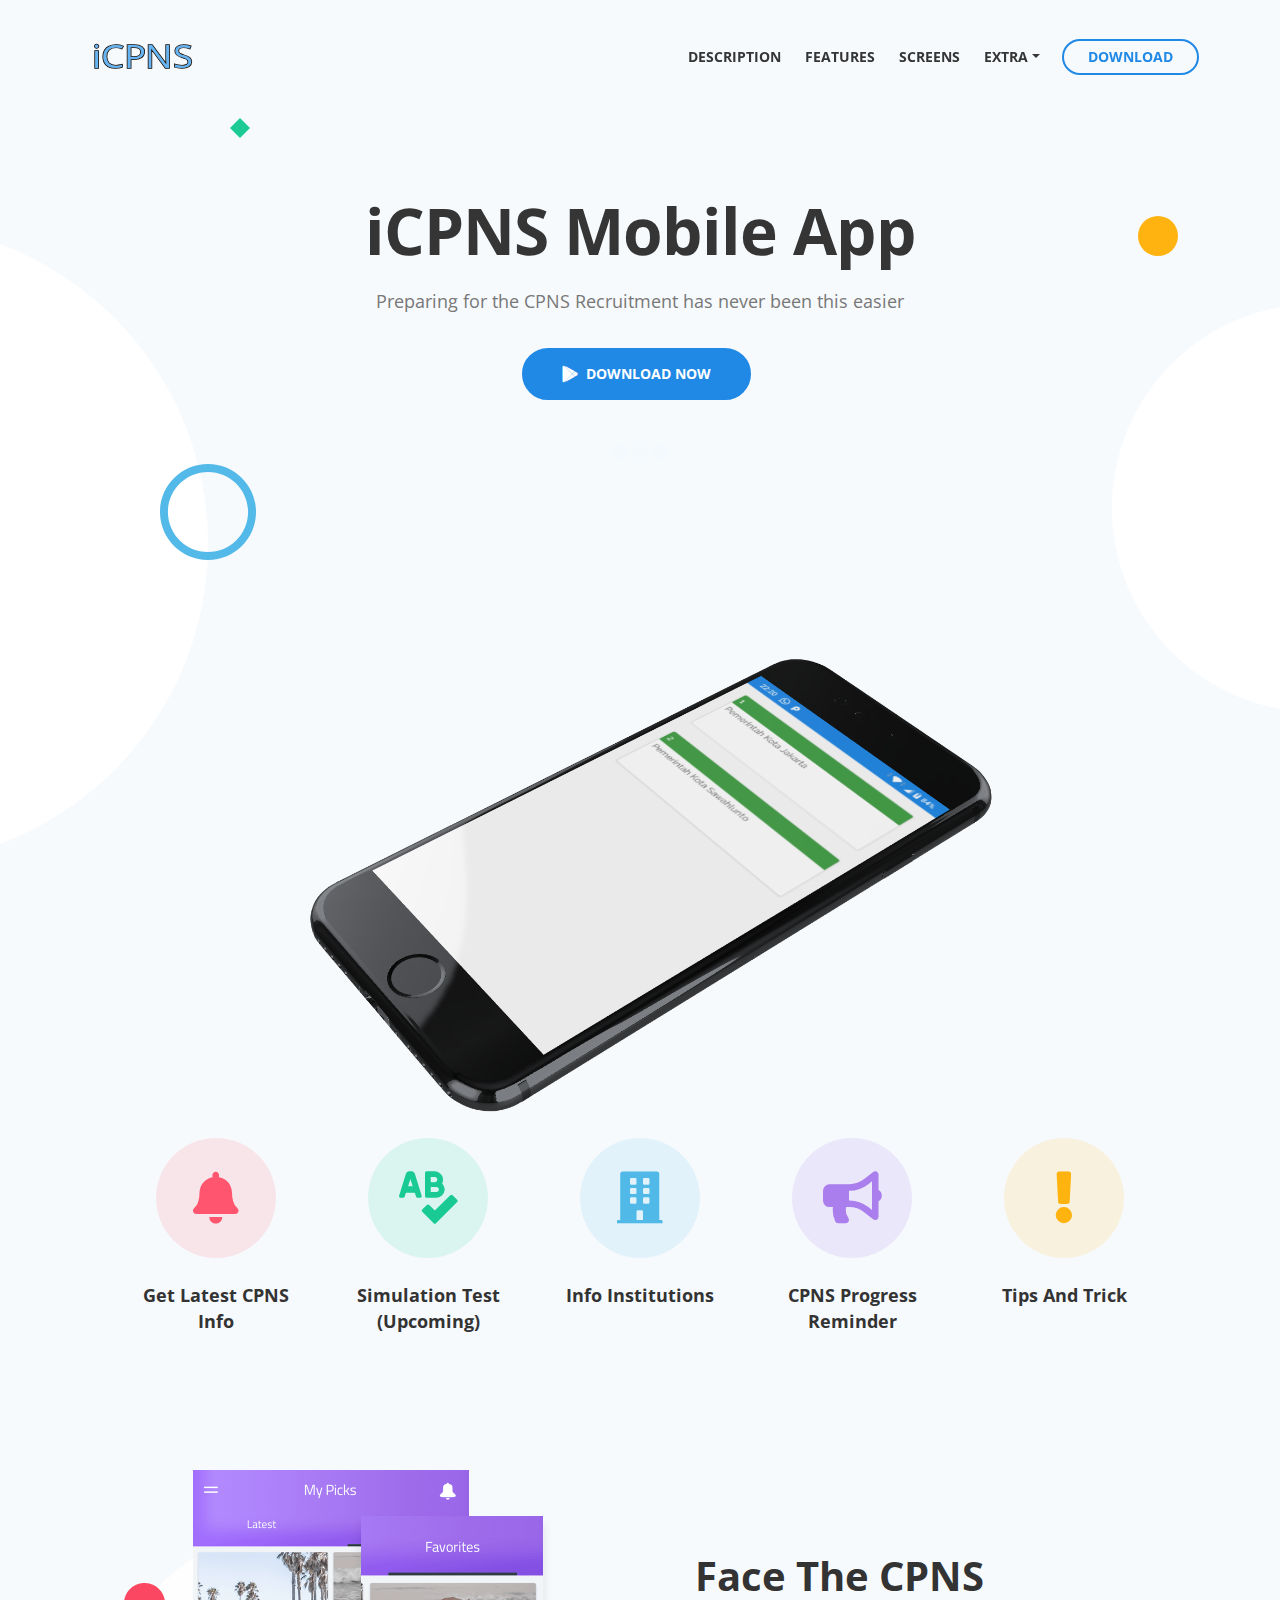
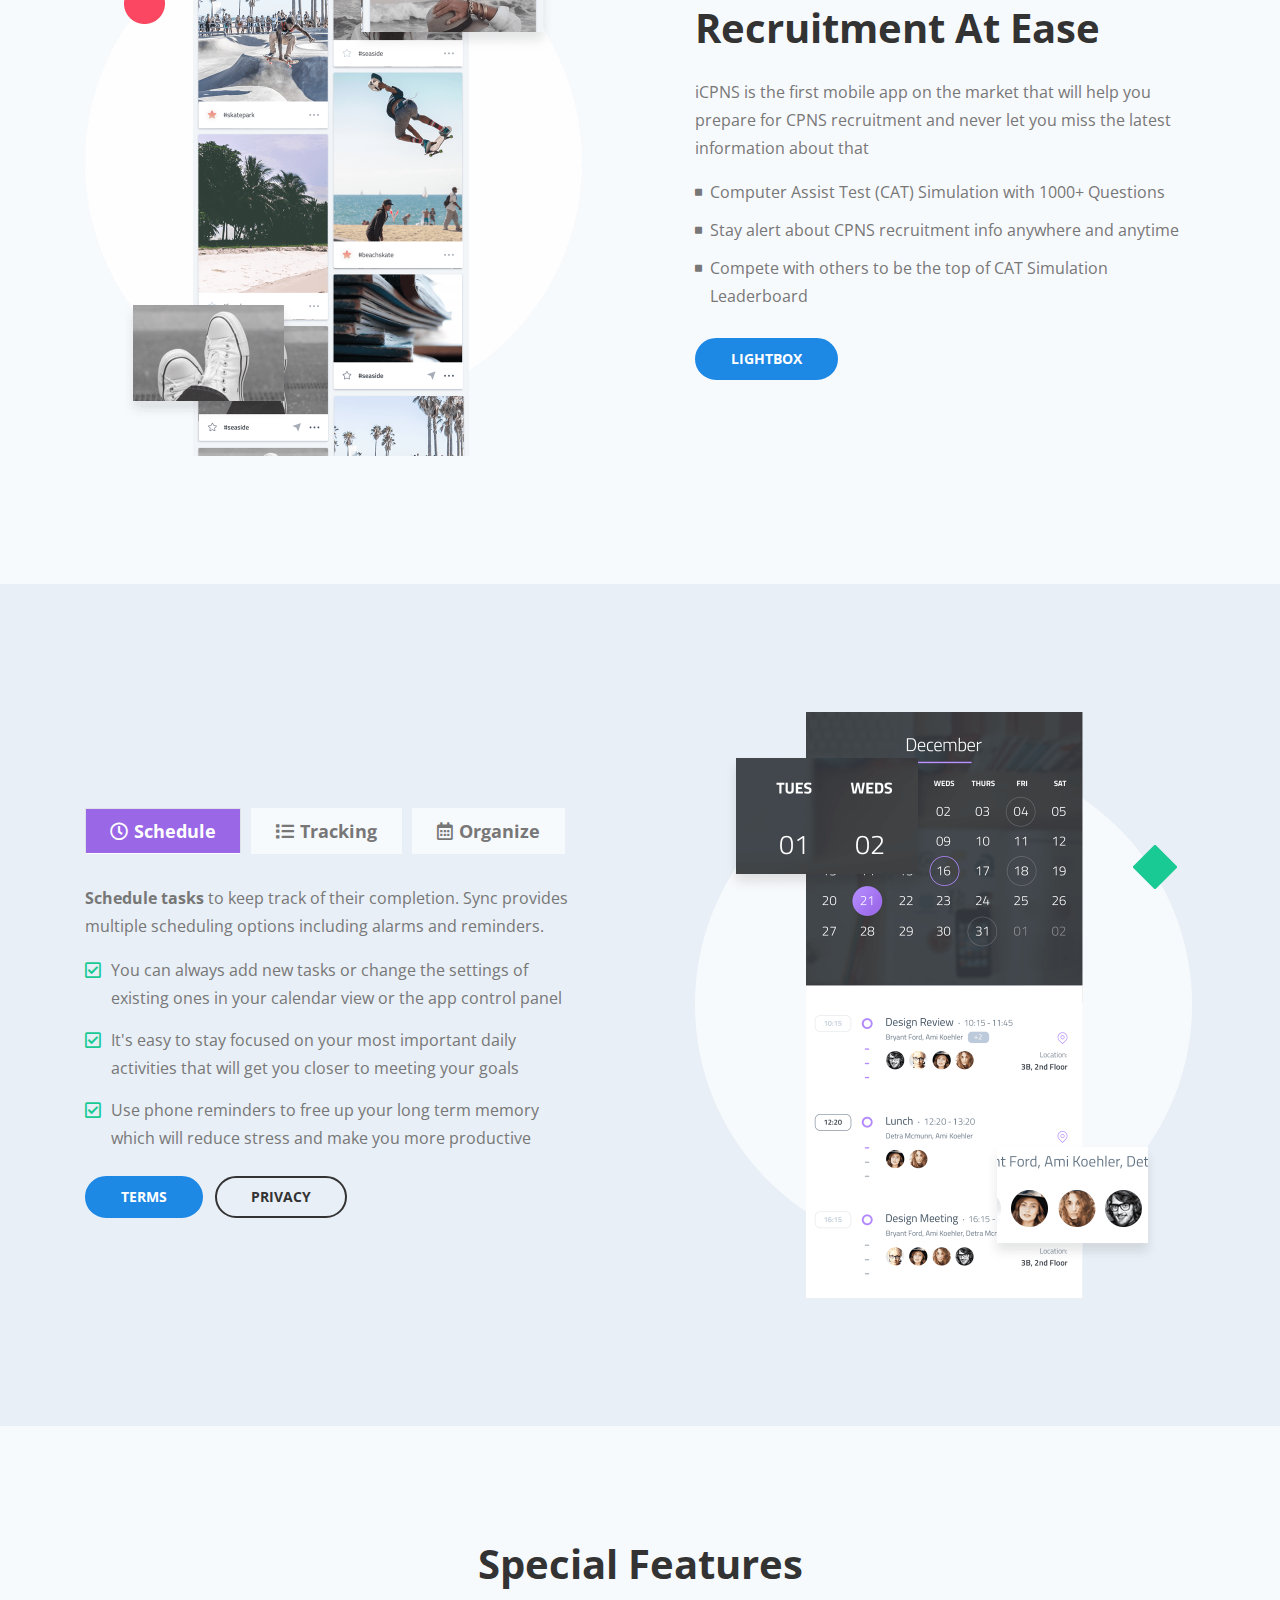
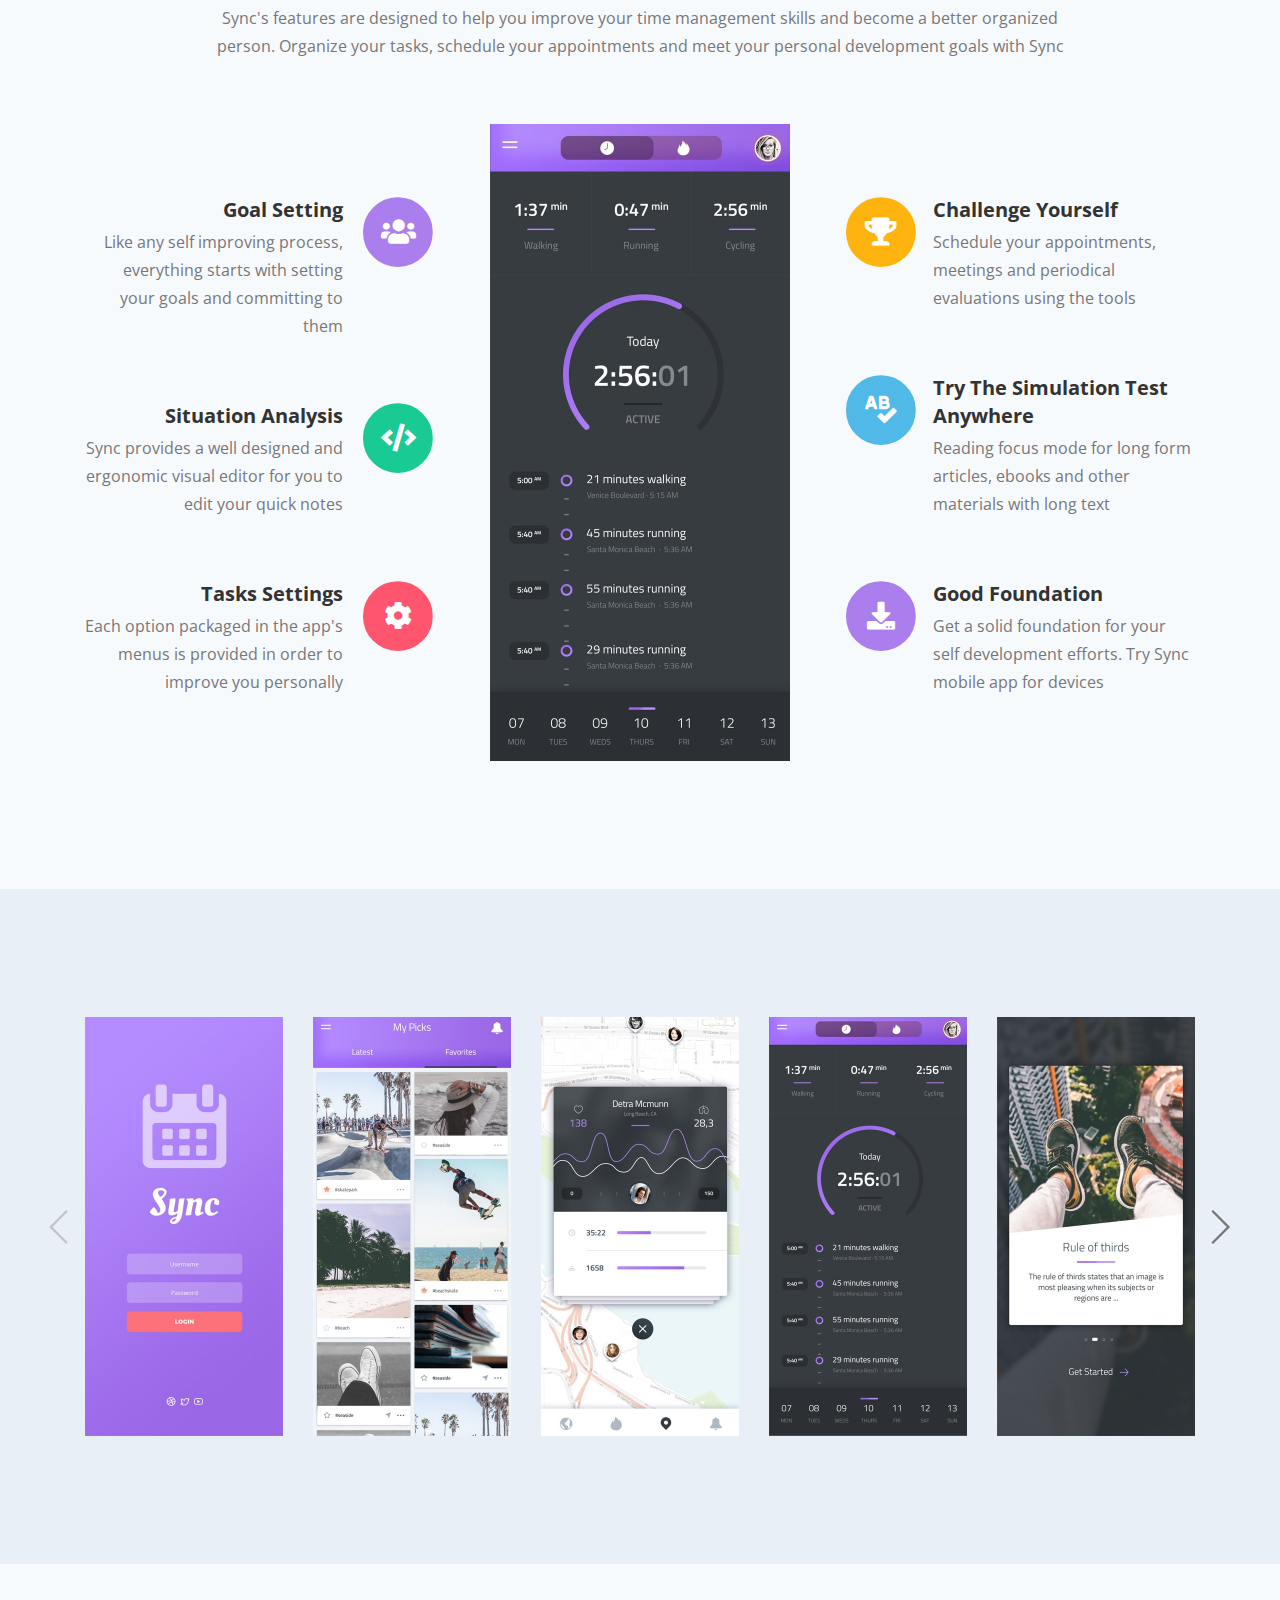
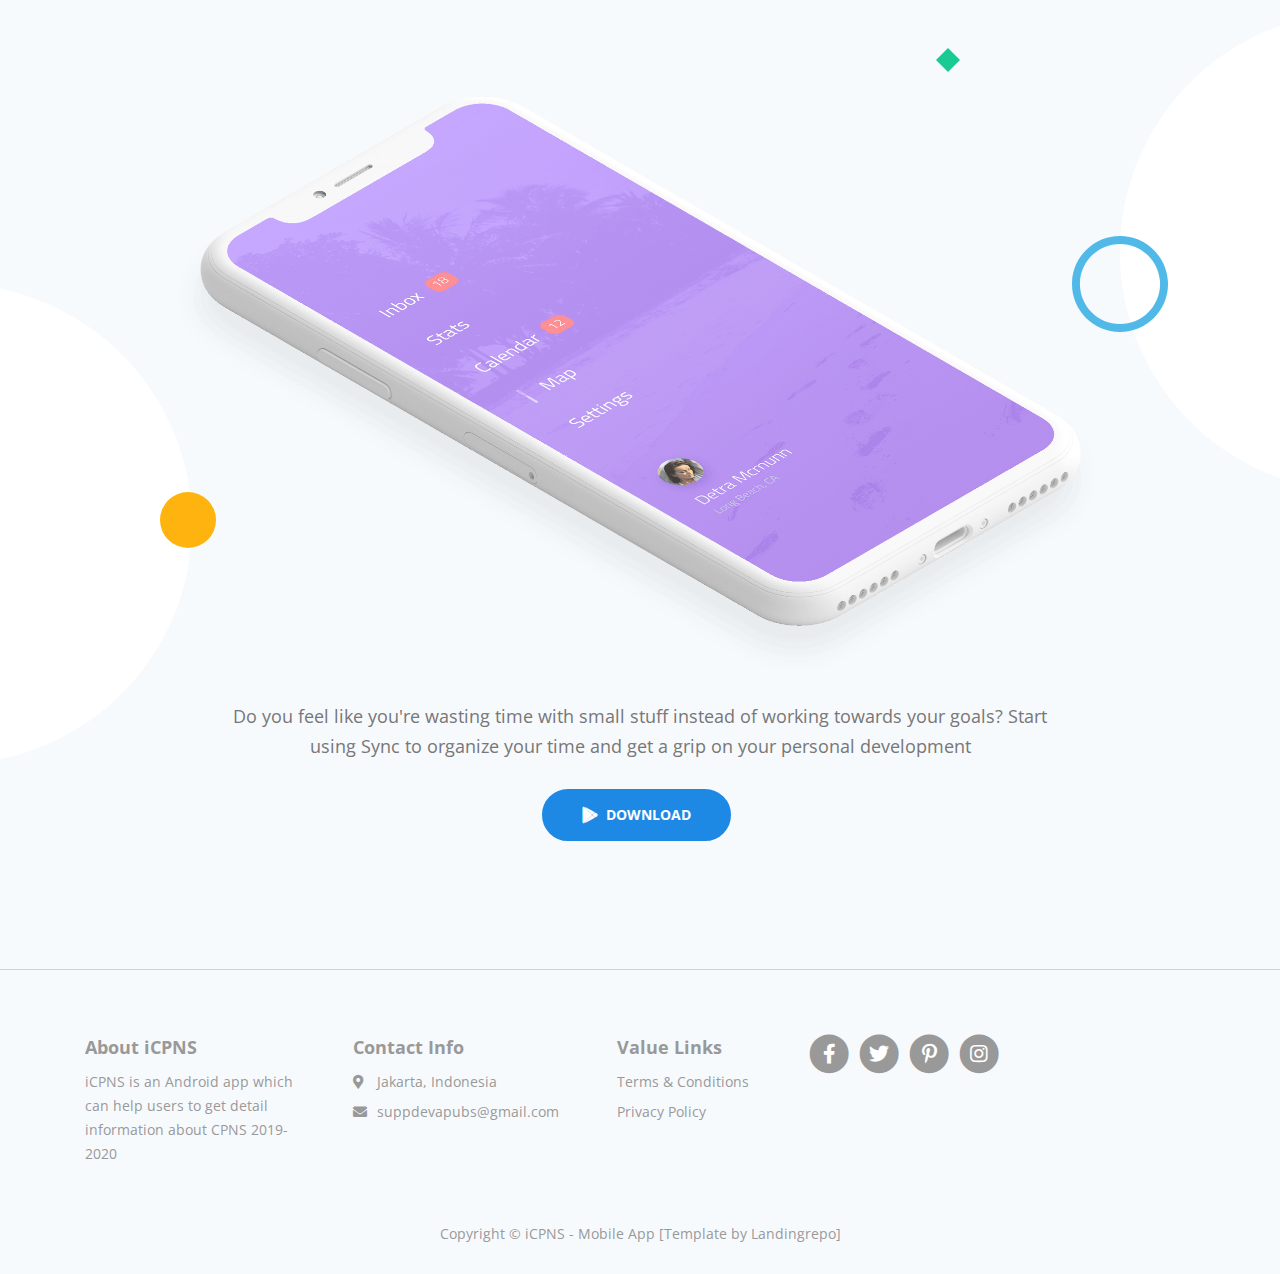
<file: index.html>
<!DOCTYPE html>
<html lang="en">
<head>
    <meta charset="utf-8">
    <meta name="viewport" content="width=device-width, initial-scale=1, shrink-to-fit=no">
    
    <!-- SEO Meta Tags -->
    <meta name="description" content="Sync is a landing page HTML template built with Bootstrap 4 for presenting mobile apps to the online audience and for getting visitors to become users.">
    <meta name="author" content="Landingrepo">

    <!-- OG Meta Tags to improve the way the post looks when you share the page on LinkedIn, Facebook, Google+ -->
	<meta property="og:site_name" content="" /> <!-- website name -->
	<meta property="og:site" content="" /> <!-- website link -->
	<meta property="og:title" content=""/> <!-- title shown in the actual shared post -->
	<meta property="og:description" content="" /> <!-- description shown in the actual shared post -->
	<meta property="og:image" content="" /> <!-- image link, make sure it's jpg -->
	<meta property="og:url" content="" /> <!-- where do you want your post to link to -->
	<meta property="og:type" content="article" />

    <!-- Webpage Title -->
    <title>iCPNS - Mobile App</title>
    
    <!-- Styles -->
    <link href="https://fonts.googleapis.com/css?family=Open+Sans:400,400i,700&display=swap&subset=latin-ext" rel="stylesheet">
    <link href="css/bootstrap.css" rel="stylesheet">
    <link href="css/fontawesome-all.css" rel="stylesheet">
    <link href="css/swiper.css" rel="stylesheet">
	<link href="css/magnific-popup.css" rel="stylesheet">
	<link href="css/styles.css" rel="stylesheet">
	
	<!-- Favicon  -->
    <link rel="icon" href="images/favicon.png">
</head>
<body data-spy="scroll" data-target=".fixed-top">
    
    <!-- Preloader -->
	<div class="spinner-wrapper">
        <div class="spinner">
            <div class="bounce1"></div>
            <div class="bounce2"></div>
            <div class="bounce3"></div>
        </div>
    </div>
    <!-- end of preloader -->
    

    <!-- Navigation -->
    <nav class="navbar navbar-expand-lg navbar-dark navbar-custom fixed-top">
        <div class="container">
            <!-- Text Logo - Use this if you don't have a graphic logo -->
            <!-- <a class="navbar-brand logo-text page-scroll" href="index.html">Sync</a> -->

            <!-- Image Logo -->
            <a class="navbar-brand logo-image" href="index.html"><img src="images/logo.svg" alt="alternative"></a> 
            
            <!-- Mobile Menu Toggle Button -->
            <button class="navbar-toggler" type="button" data-toggle="collapse" data-target="#navbarsExampleDefault" aria-controls="navbarsExampleDefault" aria-expanded="false" aria-label="Toggle navigation">
                <span class="navbar-toggler-awesome fas fa-bars"></span>
                <span class="navbar-toggler-awesome fas fa-times"></span>
            </button>
            <!-- end of mobile menu toggle button -->

            <div class="collapse navbar-collapse" id="navbarsExampleDefault">
                <ul class="navbar-nav ml-auto">
                    <li class="nav-item">
                        <a class="nav-link page-scroll" href="#description">DESCRIPTION <span class="sr-only">(current)</span></a>
                    </li>
                    <li class="nav-item">
                        <a class="nav-link page-scroll" href="#features">FEATURES</a>
                    </li>
                    <li class="nav-item">
                        <a class="nav-link page-scroll" href="#screens">SCREENS</a>
                    </li>

                    <!-- Dropdown Menu -->          
                    <li class="nav-item dropdown">
                        <a class="nav-link dropdown-toggle page-scroll" id="navbarDropdown" role="button" aria-haspopup="true" aria-expanded="false">EXTRA</a>
                        <div class="dropdown-menu" aria-labelledby="navbarDropdown">
                            <a class="dropdown-item" href="article-details.html"><span class="item-text">ARTICLE DETAILS</span></a>
                            <div class="dropdown-divider"></div>
                            <a class="dropdown-item" href="terms-conditions.html"><span class="item-text">TERMS CONDITIONS</span></a>
                            <div class="dropdown-divider"></div>
                            <a class="dropdown-item" href="privacy-policy.html"><span class="item-text">PRIVACY POLICY</span></a>
                        </div>
                    </li>
                    <!-- end of dropdown menu -->
                </ul>
                <span class="nav-item">
                    <a class="btn-outline-sm page-scroll" href="https://play.google.com/store/apps/details?id=id.devapubs.icpns">DOWNLOAD</a>
                </span>
            </div>
        </div> <!-- end of container -->
    </nav> <!-- end of navbar -->
    <!-- end of navigation -->


    <!-- Header -->
    <header class="header">
        <div class="container">
            <div class="row">
                <div class="col-lg-12">
                    <div class="text-container">
                        <h1>iCPNS Mobile App</h1>
                        <p class="p-large p-heading">Preparing for the CPNS Recruitment has never been this easier</p>
                        <!-- <a class="btn-solid-lg" href="#your-link"><i class="fab fa-apple"></i>DOWNLOAD</a> -->
                        <a class="btn-solid-lg" href="https://play.google.com/store/apps/details?id=id.devapubs.icpns"><i class="fab fa-google-play"></i>DOWNLOAD NOW</a>
                    </div> <!-- end of text-container -->
                </div> <!-- end of col -->
            </div> <!-- end of row -->
            <div class="row">
                <div class="col-lg-12">
                    <div class="image-container">
                        <img class="img-fluid" src="images/test.png" alt="alternative">
                    </div> <!-- end of text-container -->
                </div> <!-- end of col -->
            </div> <!-- end of row -->
        </div> <!-- end of container -->
        <div class="deco-white-circle-1">
            <img src="images/decorative-white-circle.svg" alt="alternative">
        </div> <!-- end of deco-white-circle-1 -->
        <div class="deco-white-circle-2">
            <img src="images/decorative-white-circle.svg" alt="alternative">
        </div> <!-- end of deco-white-circle-2 -->
        <div class="deco-blue-circle">
            <img src="images/decorative-blue-circle.svg" alt="alternative">
        </div> <!-- end of deco-blue-circle -->
        <div class="deco-yellow-circle">
            <img src="images/decorative-yellow-circle.svg" alt="alternative">
        </div> <!-- end of deco-yellow-circle -->
        <div class="deco-green-diamond">
            <img src="images/decorative-green-diamond.svg" alt="alternative">
        </div> <!-- end of deco-yellow-circle -->
    </header> <!-- end of header -->
    <!-- end of header -->


    <!-- Small Features -->
    <div class="cards-1">
        <div class="container">
            <div class="row">
                <div class="col-lg-12">
                    
                    <!-- Card -->
                    <div class="card">
                        <div class="card-image red">
                            <i class="fas fa-bell"></i>
                        </div>
                        <div class="card-body">
                            <h5 class="card-title">Get Latest CPNS Info</h5>
                        </div>
                    </div>
                    <!-- end of card -->

                    <!-- Card -->
                    <div class="card">
                        <div class="card-image green">
                           <i class="fas fa-spell-check"></i>
                        </div>
                        <div class="card-body">
                            <h5 class="card-title">Simulation Test (Upcoming)</h5>
                        </div>
                    </div>
                    <!-- end of card -->

                    <!-- Card -->
                    <div class="card">
                        <div class="card-image blue">
                            <i class="fas fa-building"></i>
                        </div>
                        <div class="card-body">
                            <h5 class="card-title">Info Institutions</h5>
                        </div>
                    </div>
                    <!-- end of card -->

                    <!-- Card -->
                    <div class="card">
                        <div class="card-image">
                            <i class="fas fa-bullhorn"></i>
                        </div>
                        <div class="card-body">
                            <h5 class="card-title">CPNS Progress Reminder</h5>
                        </div>
                    </div>
                    <!-- end of card -->

                    <!-- Card -->
                    <div class="card">
                        <div class="card-image yellow">
                            <i class="fas fa-exclamation"></i>
                        </div>
                        <div class="card-body">
                            <h5 class="card-title">Tips And Trick</h5>
                        </div>
                    </div>
                    <!-- end of card -->

                </div> <!-- end of col -->
            </div> <!-- end of row -->
        </div> <!-- end of container -->
    </div> <!-- end of cards-1 -->
    <!-- end of small features -->


    <!-- Description 1 -->
    <div id="description" class="basic-1">
        <div class="container">
            <div class="row">
                <div class="col-lg-6">
                    <div class="image-container">
                        <img class="img-fluid" src="images/description-1-app.png" alt="alternative">
                    </div> <!-- end of image-container -->
                </div> <!-- end of col -->
                <div class="col-lg-6">
                    <div class="text-container">
                        <h2>Face The CPNS Recruitment At Ease</h2>        
                        <p>iCPNS is the first mobile app on the market that will help you prepare for CPNS recruitment and never let you miss the latest information about that</p>
                        <ul class="list-unstyled li-space-lg">
                            <li class="media">
                                <i class="fas fa-square"></i>
                                <div class="media-body">Computer Assist Test (CAT) Simulation with 1000+ Questions</div>
                            </li>
                            <li class="media">
                                <i class="fas fa-square"></i>
                                <div class="media-body">Stay alert about CPNS recruitment info anywhere and anytime</div>
                            </li>
                            <li class="media">
                                <i class="fas fa-square"></i>
                                <div class="media-body">Compete with others to be the top of CAT Simulation Leaderboard</div>
                            </li>
                        </ul>
                        <a class="btn-solid-reg popup-with-move-anim" href="#description-1-details-lightbox">LIGHTBOX</a>
                    </div> <!-- end of text-container -->
                </div> <!-- end of col -->
            </div> <!-- end of row -->
        </div> <!-- end of container -->
    </div> <!-- end of basic-1 -->
    <!-- end of description 1 -->

    
    <!-- Description 1 Details Lightbox -->
	<!-- Details Lightbox -->
	<div id="description-1-details-lightbox" class="lightbox-basic zoom-anim-dialog mfp-hide">
        <div class="row">
            <button title="Close (Esc)" type="button" class="mfp-close x-button">×</button>
			<div class="col-lg-8">
                <div class="image-container">
                    <img class="img-fluid" src="images/description-1-details-lightbox.jpg" alt="alternative">
                </div> <!-- end of image-container -->
			</div>
			<div class="col-lg-4">
                <h3>Goals Setting</h3>
				<hr>
                <p>The app can easily help you track your personal development evolution if you take the time to set it up.</p>
                <h4>User Feedback</h4>
                <p>This is a great app which can help you save time and make your live easier. And it will help improve your productivity.</p>
                <ul class="list-unstyled li-space-lg">
                    <li class="media">
                        <i class="far fa-check-square"></i><div class="media-body">Splash screen panel</div>
                    </li>
                    <li class="media">
                        <i class="far fa-check-square"></i><div class="media-body">Statistics graph report</div>
                    </li>
                    <li class="media">
                        <i class="far fa-check-square"></i><div class="media-body">Events calendar layout</div>
                    </li>
                    <li class="media">
                        <i class="far fa-check-square"></i><div class="media-body">Location details screen</div>
                    </li>
                    <li class="media">
                        <i class="far fa-check-square"></i><div class="media-body">Onboarding steps interface</div>
                    </li>
                </ul>
                <a class="btn-solid-reg mfp-close page-scroll" href="#download">DOWNLOAD</a> <button class="btn-outline-reg mfp-close as-button" type="button">BACK</button>
			</div>
		</div> <!-- end of row -->
    </div> <!-- end of lightbox-basic -->
    <!-- end of details lightbox -->
    <!-- end of description 1 details lightbox -->



    <!-- Description 2 -->
    <div class="tabs">
        <div class="container">
            <div class="row">
                <div class="col-lg-6">
                    <div class="tabs-container">

                        <!-- Tabs Links -->
                        <ul class="nav nav-tabs" id="cedoTabs" role="tablist">
                            <li class="nav-item">
                                <a class="nav-link active" id="nav-tab-1" data-toggle="tab" href="#tab-1" role="tab" aria-controls="tab-1" aria-selected="true"><i class="far fa-clock"></i>Schedule</a>
                            </li>
                            <li class="nav-item">
                                <a class="nav-link" id="nav-tab-2" data-toggle="tab" href="#tab-2" role="tab" aria-controls="tab-2" aria-selected="false"><i class="fas fa-list"></i>Tracking</a>
                            </li>
                            <li class="nav-item">
                                <a class="nav-link" id="nav-tab-3" data-toggle="tab" href="#tab-3" role="tab" aria-controls="tab-3" aria-selected="false"><i class="far fa-calendar-alt"></i>Organize</a>
                            </li>
                        </ul>
                        <!-- end of tabs links -->
                        
                        <!-- Tabs Content -->
                        <div class="tab-content" id="cedoTabsContent">
                            <!-- Tab -->
                            <div class="tab-pane fade show active" id="tab-1" role="tabpanel" aria-labelledby="tab-1">
                                <p><strong>Schedule tasks</strong> to keep track of their completion. Sync provides multiple scheduling options including alarms and reminders.</p>
                                <ul class="list-unstyled li-space-lg">
                                    <li class="media">
                                        <i class="far fa-check-square"></i>
                                        <div class="media-body">You can always add new tasks or change the settings of existing ones in your calendar view or the app control panel</div>
                                    </li>
                                    <li class="media">
                                        <i class="far fa-check-square"></i>
                                        <div class="media-body">It's easy to stay focused on your most important daily activities that will get you closer to meeting your goals</div>
                                    </li>
                                    <li class="media">
                                        <i class="far fa-check-square"></i>
                                        <div class="media-body">Use phone reminders to free up your long term memory which will reduce stress and make you more productive</div>
                                    </li>
                                </ul>
                                <a class="btn-solid-reg page-scroll" href="terms-conditions.html">TERMS</a> <a class="btn-outline-reg page-scroll" href="privacy-policy.html">PRIVACY</a>
                            </div> <!-- end of tab-pane -->
                            <!-- end of tab -->

                            <!-- Tab -->
                            <div class="tab-pane fade" id="tab-2" role="tabpanel" aria-labelledby="tab-2">
                                <p><strong>Keep track of everything</strong> and analyse your progress while using the app. In less than a month you should be seeing improved results when it comes to time management and task prioritization</p>
                                <p><strong>Anyone can enjoy the app</strong> no matter their gender, age, occupation or location in the world. Sync's algorithms have been built to be flexible and functional for any person in the world</p>
                                <p><strong>Achieve the impossible</strong> just by carefully monitoring your progress and keeping the app updated with daily operations. It's easier than you think and it only takes a couple of minutes</p>
                                <a class="red" href="terms-conditions.html">Terms & Conditions >></a>
                            </div> <!-- end of tab-pane -->
                            <!-- end of tab -->

                            <!-- Tab -->
                            <div class="tab-pane fade" id="tab-3" role="tabpanel" aria-labelledby="tab-3">
                                <p><strong>Use the power of social interactivity</strong> to keep you motivated and focused on your daily and long term goals. It's revolutionary</p>
                                <ul class="list-unstyled li-space-lg">
                                    <li class="media">
                                        <i class="far fa-check-square"></i>
                                        <div class="media-body">Commiting to something in front of a crowd gives you little room to walk back on your promise and makes you push on</div>
                                    </li>
                                    <li class="media">
                                        <i class="far fa-check-square"></i>
                                        <div class="media-body">No more frustrations of loosing focus and not being efficient. Sync main purpose is to solve just that and make you happy</div>
                                    </li>
                                    <li class="media">
                                        <i class="far fa-check-square"></i>
                                        <div class="media-body">It's the first mobile app that can turn you in a better organized person without the pressure of failing like other systems</div>
                                    </li>
                                    <li class="media">
                                        <i class="far fa-check-square"></i>
                                        <div class="media-body">Recognized by a lot of trainers and life coaches Sync is the number one tool they recommend time management</div>
                                    </li>
                                </ul>
                            </div> <!-- end of tab-pane -->
                            <!-- end of tab -->
                        </div> <!-- end of tab-content -->
                        <!-- end of nav tabs content -->
                    
                    </div> <!-- end of tabs-container -->
                </div> <!-- end of col -->
                <div class="col-lg-6">
                    <div class="image-container">
                        <img class="img-fluid" src="images/description-2-app.png" alt="alternative">
                    </div> <!-- end of image-container -->
                </div> <!-- end of col -->
            </div> <!-- end of row -->
        </div> <!-- end of container -->
    </div> <!-- end of tabs -->
    <!-- end of description 2 -->


    <!-- Features -->
    <div id="features" class="basic-2">
        <div class="container">
            <div class="row">
                <div class="col-lg-12">
                    <h2>Special Features</h2>
                    <p class="p-heading">Sync's features are designed to help you improve your time management skills and become a better organized person. Organize your tasks, schedule your appointments and meet your personal development goals with Sync</p>
                </div> <!-- end of div -->
            </div> <!-- end of div -->
            <div class="row">
                <div class="col-lg-4">
                    <ul class="list-unstyled li-space-lg first">
                        <li class="media">
                            <span class="fa-stack">
                                <i class="fas fa-circle fa-stack-2x"></i>
                                <i class="fas fa-users fa-stack-1x"></i>
                            </span>
                            <div class="media-body">
                                <h4>Goal Setting</h4>
                                <p>Like any self improving process, everything starts with setting your goals and committing to them</p>
                            </div>
                        </li>
                        <li class="media">
                            <span class="fa-stack">
                                <i class="fas fa-circle fa-stack-2x green"></i>
                                <i class="fas fa-code fa-stack-1x"></i>
                            </span>
                            <div class="media-body">
                                <h4>Situation Analysis</h4>
                                <p>Sync provides a well designed and ergonomic visual editor for you to edit your quick notes</p>
                            </div>
                        </li>
                        <li class="media">
                            <span class="fa-stack">
                                <i class="fas fa-circle fa-stack-2x red"></i>
                                <i class="fas fa-cog fa-stack-1x"></i>
                            </span>
                            <div class="media-body">
                                <h4>Tasks Settings</h4>
                                <p>Each option packaged in the app's menus is provided in order to improve you personally</p>
                            </div>
                        </li>
                    </ul>
                </div> <!-- end of col -->
                <div class="col-lg-4">
                    <img class="img-fluid" src="images/features-app.jpg" alt="alternative">
                </div> <!-- end of col -->
                <div class="col-lg-4">
                    <ul class="list-unstyled li-space-lg">
                        <li class="media">
                            <span class="fa-stack">
                                <i class="fas fa-circle fa-stack-2x yellow"></i>
                                <i class="fas fa-trophy fa-stack-1x"></i>
                            </span>
                            <div class="media-body">
                                <h4>Challenge Yourself</h4>
                                <p>Schedule your appointments, meetings and periodical evaluations using the tools</p>
                            </div>
                        </li>
                        <li class="media">
                            <span class="fa-stack">
                                <i class="fas fa-circle fa-stack-2x blue"></i>
                                <i class="fas fa-spell-check fa-stack-1x"></i>
                            </span>
                            <div class="media-body">
                                <h4>Try The Simulation Test Anywhere</h4>
                                <p>Reading focus mode for long form articles, ebooks and other materials with long text</p>
                            </div>
                        </li>
                        <li class="media">
                            <span class="fa-stack">
                                <i class="fas fa-circle fa-stack-2x"></i>
                                <i class="fas fa-download fa-stack-1x"></i>
                            </span>
                            <div class="media-body">
                                <h4>Good Foundation</h4>
                                <p>Get a solid foundation for your self development efforts. Try Sync mobile app for devices</p>
                            </div>
                        </li>
                    </ul>
                </div> <!-- end of col -->
            </div> <!-- end of row -->
        </div> <!-- end of container -->
    </div> <!-- end of basic-2 -->
    <!-- end of features -->


    <!-- Screenshots -->
    <div id="screens" class="slider">
        <div class="container">
            <div class="row">
                <div class="col-lg-12">
                    
                    <!-- Image Slider -->
                    <div class="slider-container">
                        <div class="swiper-container image-slider">
                            <div class="swiper-wrapper">
                                
                                <!-- Slide -->
                                <div class="swiper-slide">
                                    <a href="images/screenshot-1.jpg" class="popup-link" data-effect="fadeIn">
                                        <img class="img-fluid" src="images/screenshot-1.jpg" alt="alternative">
                                    </a>
                                </div>
                                <!-- end of slide -->

                                <!-- Slide -->
                                <div class="swiper-slide">
                                    <a href="images/screenshot-2.jpg" class="popup-link" data-effect="fadeIn">
                                        <img class="img-fluid" src="images/screenshot-2.jpg" alt="alternative">
                                    </a>
                                </div>
                                <!-- end of slide -->

                                <!-- Slide -->
                                <div class="swiper-slide">
                                    <a href="images/screenshot-3.jpg" class="popup-link" data-effect="fadeIn">
                                        <img class="img-fluid" src="images/screenshot-3.jpg" alt="alternative">
                                    </a>
                                </div>
                                <!-- end of slide -->

                                <!-- Slide -->
                                <div class="swiper-slide">
                                    <a href="images/screenshot-4.jpg" class="popup-link" data-effect="fadeIn">
                                        <img class="img-fluid" src="images/screenshot-4.jpg" alt="alternative">
                                    </a>
                                </div>
                                <!-- end of slide -->

                                <!-- Slide -->
                                <div class="swiper-slide">
                                    <a href="images/screenshot-5.jpg" class="popup-link" data-effect="fadeIn">
                                        <img class="img-fluid" src="images/screenshot-5.jpg" alt="alternative">
                                    </a>
                                </div>
                                <!-- end of slide -->

                                <!-- Slide -->
                                <div class="swiper-slide">
                                    <a href="images/screenshot-1.jpg" class="popup-link" data-effect="fadeIn">
                                        <img class="img-fluid" src="images/screenshot-6.jpg" alt="alternative">
                                    </a>
                                </div>
                                <!-- end of slide -->

                                <!-- Slide -->
                                <div class="swiper-slide">
                                    <a href="images/screenshot-2.jpg" class="popup-link" data-effect="fadeIn">
                                        <img class="img-fluid" src="images/screenshot-7.jpg" alt="alternative">
                                    </a>
                                </div>
                                <!-- end of slide -->

                                <!-- Slide -->
                                <div class="swiper-slide">
                                    <a href="images/screenshot-3.jpg" class="popup-link" data-effect="fadeIn">
                                        <img class="img-fluid" src="images/screenshot-8.jpg" alt="alternative">
                                    </a>
                                </div>
                                <!-- end of slide -->

                                <!-- Slide -->
                                <div class="swiper-slide">
                                    <a href="images/screenshot-4.jpg" class="popup-link" data-effect="fadeIn">
                                        <img class="img-fluid" src="images/screenshot-9.jpg" alt="alternative">
                                    </a>
                                </div>
                                <!-- end of slide -->

                                <!-- Slide -->
                                <div class="swiper-slide">
                                    <a href="images/screenshot-5.jpg" class="popup-link" data-effect="fadeIn">
                                        <img class="img-fluid" src="images/screenshot-10.jpg" alt="alternative">
                                    </a>
                                </div>
                                <!-- end of slide -->
                                
                            </div> <!-- end of swiper-wrapper -->

                            <!-- Add Arrows -->
                            <div class="swiper-button-next"></div>
                            <div class="swiper-button-prev"></div>
                            <!-- end of add arrows -->

                        </div> <!-- end of swiper-container -->
                    </div> <!-- end of slider-container -->
                    <!-- end of image slider -->

                </div> <!-- end of col -->
            </div> <!-- end of row -->
        </div> <!-- end of container -->
    </div> <!-- end of slider -->
    <!-- end of screenshots -->


    <!-- Testimonials -->
    <!-- <div class="cards-2">
        <div class="container">
            <div class="row">
                <div class="col-lg-12">
                    <h2>User Testimonials</h2> -->
                <!-- </div> --> <!-- end of col -->
            <!-- </div> --> <!-- end of row -->
            <!-- <div class="row">
                <div class="col-lg-12"> -->

                    <!-- Card -->
                    <!-- <div class="card">
                        <div class="card-image">
                            <i class="fas fa-star"></i><i class="fas fa-star"></i><i class="fas fa-star"></i><i class="fas fa-star"></i><i class="fas fa-star"></i>
                            <hr class="testimonial-line">
                        </div>
                        <div class="card-body">
                            <div class="testimonial-text">I love using Sync for my personal development needs. It meets all my requirements and it actually helps a lot with focusing skills.</div>
                            <div class="testimonial-author">Rick Jones - Designer</div>
                        </div>
                    </div> -->
                    <!-- end of card -->

                    <!-- Card -->
                    <!-- <div class="card">
                        <div class="card-image">
                            <i class="fas fa-star"></i><i class="fas fa-star"></i><i class="fas fa-star"></i><i class="fas fa-star"></i><i class="fas fa-star"></i>
                            <hr class="testimonial-line">
                        </div>
                        <div class="card-body">
                            <div class="testimonial-text">After trying out a large number of personal coaching apps I decided to give Sync a try and what a wonderful surprise it was.</div>
                            <div class="testimonial-author">Lynda Marquez - Developer</div>
                        </div>
                    </div> -->
                    <!-- end of card -->

                    <!-- Card -->
                   <!--  <div class="card">
                        <div class="card-image">
                            <i class="fas fa-star"></i><i class="fas fa-star"></i><i class="fas fa-star"></i><i class="fas fa-star"></i><i class="fas fa-star"></i>
                            <hr class="testimonial-line">
                        </div>
                        <div class="card-body">
                            <div class="testimonial-text">Never dreamed I could learn so fast how to focus on my personal goals and improve my life to levels I never thought possible.</div>
                            <div class="testimonial-author">Jay Frisco - Marketer</div>
                        </div>
                    </div> -->
                    <!-- end of card -->

                <!-- </div> --> <!-- end of col -->
            <!-- </div> --> <!-- end of row -->
            <!-- <div class="row">
                <div class="col-lg-12">
                    <div class="image-container">
                        <img class="img-fluid" src="images/customer-logo-1.png" alt="alternative">
                        <img class="img-fluid" src="images/customer-logo-2.png" alt="alternative">
                        <img class="img-fluid" src="images/customer-logo-3.png" alt="alternative">
                        <img class="img-fluid" src="images/customer-logo-4.png" alt="alternative">
                        <img class="img-fluid" src="images/customer-logo-5.png" alt="alternative"> -->
                    <!-- </div> --> <!-- end of image-container -->
                <!-- </div> --> <!-- end of col -->
            <!-- </div> --> <!-- end of row -->
            <!-- <div class="row">
                <div class="col-lg-12"> -->

                    <!-- Card -->
                    <!-- <div class="card">
                        <div class="card-image">
                            <i class="fas fa-star"></i><i class="fas fa-star"></i><i class="fas fa-star"></i><i class="fas fa-star"></i><i class="fas fa-star"></i>
                            <hr class="testimonial-line">
                        </div>
                        <div class="card-body">
                            <div class="testimonial-text">I got so much value from using Sync in my daily life for which I am very grateful and would recommend it to everybody</div>
                            <div class="testimonial-author">Frank Gibson - Manager</div>
                        </div>
                    </div> -->
                    <!-- end of card -->

                    <!-- Card -->
                    <!-- <div class="card">
                        <div class="card-image">
                            <i class="fas fa-star"></i><i class="fas fa-star"></i><i class="fas fa-star"></i><i class="fas fa-star"></i><i class="fas fa-star"></i>
                            <hr class="testimonial-line">
                        </div>
                        <div class="card-body">
                            <div class="testimonial-text">If you have great goals but can't figure out a way to keep focused then you should definitely give Sync a try and see the results</div>
                            <div class="testimonial-author">Rita Longmile - Designer</div>
                        </div>
                    </div> -->
                    <!-- end of card -->

                    <!-- Card -->
                    <!-- <div class="card">
                        <div class="card-image">
                            <i class="fas fa-star"></i><i class="fas fa-star"></i><i class="fas fa-star"></i><i class="fas fa-star"></i><i class="fas fa-star"></i>
                            <hr class="testimonial-line">
                        </div>
                        <div class="card-body">
                            <div class="testimonial-text">I've been looking for a great organizer app for such a long time but now I am really happy that I found Sync. It's beeen working great</div>
                            <div class="testimonial-author">Jones Smith - Developer</div>
                        </div>
                    </div> -->
                    <!-- end of card -->

                </div> <!-- end of col -->
            </div> <!-- end of row -->
        </div> <!-- end of container -->
    </div> <!-- end of cards-2 -->
    <!-- end of testimonials -->


    <!-- Statistics -->
    <!-- <div class="counter">
        <div class="container">
            <div class="row">
                <div class="col-lg-12"> -->
                    
                    <!-- Counter -->
                    <!-- <div id="counter">
                        <div class="cell">
                            <i class="fas fa-star yellow"></i>
                            <div class="counter-value">5.0</div>
                            <p class="counter-info">Our Rating</p>
                        </div>
                        <div class="cell">
                            <i class="fas fa-cloud-download-alt green"></i>
                            <div class="counter-value">10M+</div>
                            <p class="counter-info">Total Downloads</p>
                        </div>
                        <div class="cell">
                            <i class="fas fa-grin-hearts red"></i>
                            <div class="counter-value">200</div>
                            <p class="counter-info">Good Reviews</p>
                        </div>
                        <div class="cell">
                            <i class="fas fa-hdd"></i>
                            <div class="counter-value">30MB</div>
                            <p class="counter-info">Small Size</p>
                        </div>
                    </div> -->
                    <!-- end of counter -->

                <!-- </div> --> <!-- end of col -->
            <!-- </div> --> <!-- end of row -->
        <!-- </div> --> <!-- end of container -->
    <!-- </div> --> <!-- end of counter -->
    <!-- end of statistics -->


    <!-- Download -->
    <div id="download" class="basic-3">
        <div class="container">
            <div class="row">
                <div class="col-lg-12">
                    <div class="image-container">
                        <img class="img-fluid" src="images/download-iphone.png" alt="alternative">
                    </div> <!-- end of image-container -->
                    <p class="p-large">Do you feel like you're wasting time with small stuff instead of working towards your goals? Start using Sync to organize your time and get a grip on your personal development</p>
                    <!-- <a class="btn-solid-lg" href="#your-link"><i class="fab fa-apple"></i>DOWNLOAD</a> -->
                    <a class="btn-solid-lg" href="https://play.google.com/store/apps/details?id=id.devapubs.icpns"><i class="fab fa-google-play"></i>DOWNLOAD</a>
                </div> <!-- end of col -->
            </div> <!-- end of row -->
        </div> <!-- end of container -->
        <div class="deco-white-circle-1">
            <img src="images/decorative-white-circle.svg" alt="alternative">
        </div> <!-- end of deco-white-circle-1 -->
        <div class="deco-white-circle-2">
            <img src="images/decorative-white-circle.svg" alt="alternative">
        </div> <!-- end of deco-white-circle-2 -->
        <div class="deco-blue-circle">
            <img src="images/decorative-blue-circle.svg" alt="alternative">
        </div> <!-- end of deco-blue-circle -->
        <div class="deco-yellow-circle">
            <img src="images/decorative-yellow-circle.svg" alt="alternative">
        </div> <!-- end of deco-yellow-circle -->
        <div class="deco-green-diamond">
            <img src="images/decorative-green-diamond.svg" alt="alternative">
        </div> <!-- end of deco-yellow-circle -->
    </div> <!-- end of basic-3 -->
    <!-- end of download -->


    <!-- Footer -->
    <div class="footer">
        <div class="container">
            <div class="row">
                <div class="col-lg-12">
                    <div class="footer-col first">
                        <h5>About iCPNS</h5>
                        <p class="p-small">iCPNS is an Android app which can help users to get detail information about CPNS 2019-2020</p>
                    </div> <!-- end of footer-col -->
                    <div class="footer-col second">
                        <h5>Contact Info</h5>
                        <ul class="list-unstyled li-space-lg p-small">
                            <li class="media">
                                <i class="fas fa-map-marker-alt"></i>
                                <div class="media-body">Jakarta, Indonesia</div>
                            </li>
                            <li class="media">
                                <i class="fas fa-envelope"></i>
                                <div class="media-body"><a href="mailto:suppdevapubs@gmail.com">suppdevapubs@gmail.com</a></div>
                            </li>
                            <!-- <li class="media">
                                <i class="fas fa-phone-alt"></i>
                                <div class="media-body"><a href="#your-link">+44 376 945 23</a></div>
                            </li> -->
                        </ul>
                    </div> <!-- end of footer-col -->
                    <div class="footer-col third">
                        <h5>Value Links</h5>
                        <ul class="list-unstyled li-space-lg p-small">
                            <li><a href="terms-conditions.html">Terms & Conditions</a></li>
                            <li><a href="privacy-policy.html">Privacy Policy</a></li>
                        </ul>
                    </div> <!-- end of footer-col -->
                    <!-- <div class="footer-col fourth">
                        <h5>Other Apps</h5>
                        <ul class="list-unstyled li-space-lg p-small">
                            <li><a href="#your-link">Scientific Calculator</a></li>
                            <li><a href="#your-link">Advanced Timer</a></li>
                            <li><a href="#your-link">Music Store</a></li>
                        </ul>
                    </div> --> <!-- end of footer-col -->
                    <div class="footer-col fifth">
                        <span class="fa-stack">
                            <a href="#your-link">
                                <i class="fas fa-circle fa-stack-2x"></i>
                                <i class="fab fa-facebook-f fa-stack-1x"></i>
                            </a>
                        </span>
                        <span class="fa-stack">
                            <a href="#your-link">
                                <i class="fas fa-circle fa-stack-2x"></i>
                                <i class="fab fa-twitter fa-stack-1x"></i>
                            </a>
                        </span>
                        <span class="fa-stack">
                            <a href="#your-link">
                                <i class="fas fa-circle fa-stack-2x"></i>
                                <i class="fab fa-pinterest-p fa-stack-1x"></i>
                            </a>
                        </span>
                        <span class="fa-stack">
                            <a href="#your-link">
                                <i class="fas fa-circle fa-stack-2x"></i>
                                <i class="fab fa-instagram fa-stack-1x"></i>
                            </a>
                        </span>
                    </div> <!-- end of footer-col -->
                </div> <!-- end of col -->
            </div> <!-- end of row -->
        </div> <!-- end of container -->
    </div> <!-- end of footer -->  
    <!-- end of footer -->


    <!-- Copyright -->
    <div class="copyright">
        <div class="container">
            <div class="row">
                <div class="col-lg-12">
                    <p class="p-small">Copyright © iCPNS - Mobile App [Template by <a href="https://landingrepo.com">Landingrepo]</a></p>
                </div> <!-- end of col -->
            </div> <!-- enf of row -->
        </div> <!-- end of container -->
    </div> <!-- end of copyright --> 
    <!-- end of copyright -->
    
    	
    <!-- Scripts -->
    <script src="js/jquery.min.js"></script> <!-- jQuery for Bootstrap's JavaScript plugins -->
    <script src="js/popper.min.js"></script> <!-- Popper tooltip library for Bootstrap -->
    <script src="js/bootstrap.min.js"></script> <!-- Bootstrap framework -->
    <script src="js/jquery.easing.min.js"></script> <!-- jQuery Easing for smooth scrolling between anchors -->
    <script src="js/swiper.min.js"></script> <!-- Swiper for image and text sliders -->
    <script src="js/jquery.magnific-popup.js"></script> <!-- Magnific Popup for lightboxes -->
    <script src="js/validator.min.js"></script> <!-- Validator.js - Bootstrap plugin that validates forms -->
    <script src="js/scripts.js"></script> <!-- Custom scripts -->
</body>
</html>
</file>
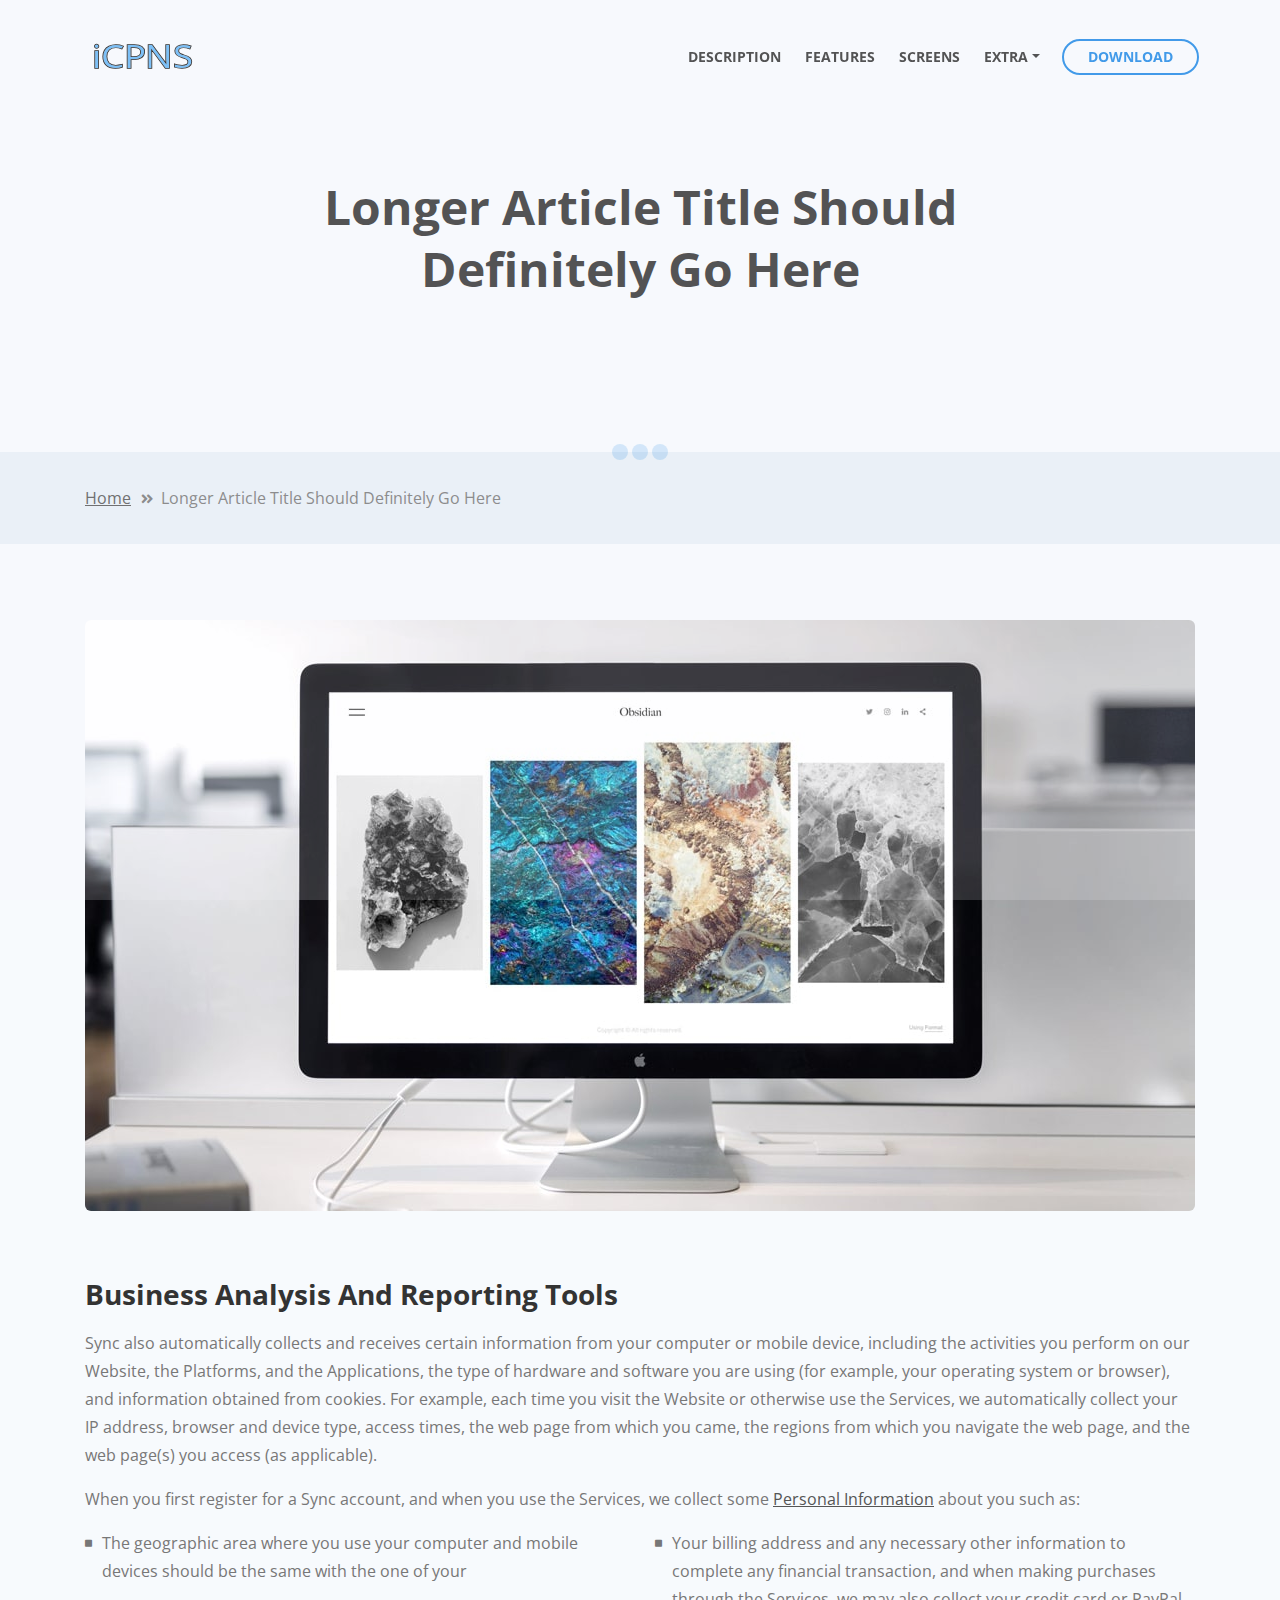
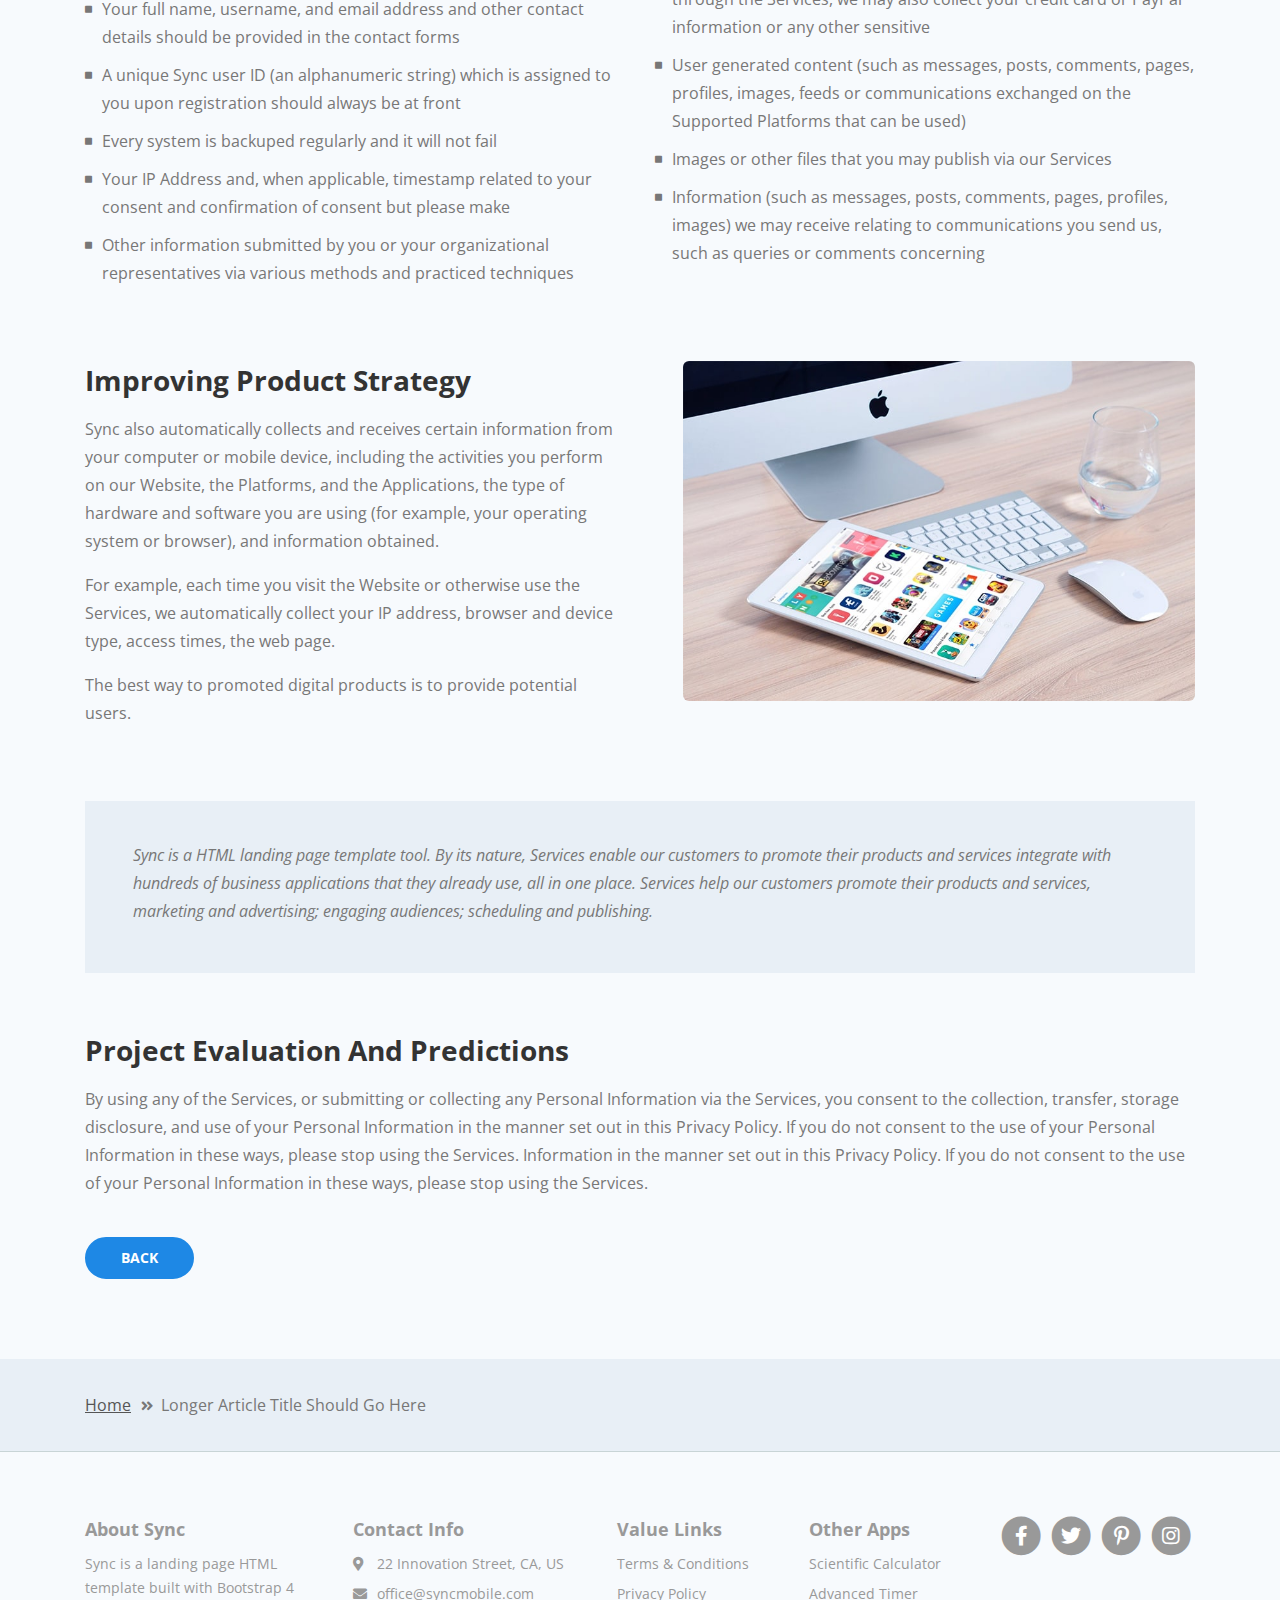
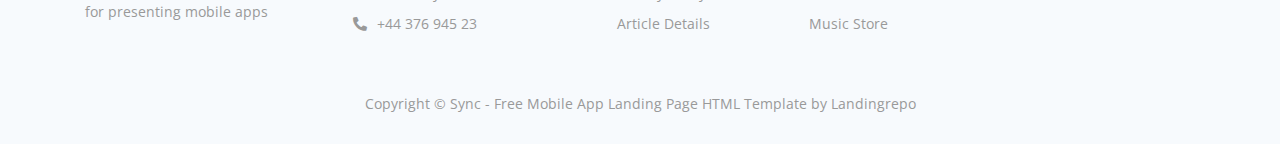
<file: article-details.html>
<!DOCTYPE html>
<html lang="en">
<head>
    <meta charset="utf-8">
    <meta name="viewport" content="width=device-width, initial-scale=1, shrink-to-fit=no">
    
    <!-- SEO Meta Tags -->
    <meta name="description" content="Sync is a landing page HTML template built with Bootstrap 4 for presenting mobile apps to the online audience and for getting visitors to become users.">
    <meta name="author" content="Landingrepo">

    <!-- OG Meta Tags to improve the way the post looks when you share the page on LinkedIn, Facebook, Google+ -->
	<meta property="og:site_name" content="" /> <!-- website name -->
	<meta property="og:site" content="" /> <!-- website link -->
	<meta property="og:title" content=""/> <!-- title shown in the actual shared post -->
	<meta property="og:description" content="" /> <!-- description shown in the actual shared post -->
	<meta property="og:image" content="" /> <!-- image link, make sure it's jpg -->
	<meta property="og:url" content="" /> <!-- where do you want your post to link to -->
	<meta property="og:type" content="article" />

    <!-- Webpage Title -->
    <title>Article Details - Sync</title>
    
    <!-- Styles -->
    <link href="https://fonts.googleapis.com/css?family=Open+Sans:400,400i,700&display=swap&subset=latin-ext" rel="stylesheet">
    <link href="css/bootstrap.css" rel="stylesheet">
    <link href="css/fontawesome-all.css" rel="stylesheet">
    <link href="css/swiper.css" rel="stylesheet">
	<link href="css/magnific-popup.css" rel="stylesheet">
    <link href="css/styles.css" rel="stylesheet">
	
	<!-- Favicon  -->
    <link rel="icon" href="images/favicon.png">
</head>
<body data-spy="scroll" data-target=".fixed-top">
    
    <!-- Preloader -->
	<div class="spinner-wrapper">
        <div class="spinner">
            <div class="bounce1"></div>
            <div class="bounce2"></div>
            <div class="bounce3"></div>
        </div>
    </div>
    <!-- end of preloader -->
    

    <!-- Navigation -->
    <nav class="navbar navbar-expand-lg navbar-dark navbar-custom fixed-top">
        <div class="container">
            <!-- Text Logo - Use this if you don't have a graphic logo -->
            <!-- <a class="navbar-brand logo-text page-scroll" href="index.html">Sync</a> -->

            <!-- Image Logo -->
            <a class="navbar-brand logo-image" href="index.html"><img src="images/logo.svg" alt="alternative"></a> 
            
            <!-- Mobile Menu Toggle Button -->
            <button class="navbar-toggler" type="button" data-toggle="collapse" data-target="#navbarsExampleDefault" aria-controls="navbarsExampleDefault" aria-expanded="false" aria-label="Toggle navigation">
                <span class="navbar-toggler-awesome fas fa-bars"></span>
                <span class="navbar-toggler-awesome fas fa-times"></span>
            </button>
            <!-- end of mobile menu toggle button -->

            <div class="collapse navbar-collapse" id="navbarsExampleDefault">
                <ul class="navbar-nav ml-auto">
                    <li class="nav-item">
                        <a class="nav-link page-scroll" href="index.html#description">DESCRIPTION <span class="sr-only">(current)</span></a>
                    </li>
                    <li class="nav-item">
                        <a class="nav-link page-scroll" href="index.html#features">FEATURES</a>
                    </li>
                    <li class="nav-item">
                        <a class="nav-link page-scroll" href="index.html#screens">SCREENS</a>
                    </li>

                    <!-- Dropdown Menu -->          
                    <li class="nav-item dropdown">
                        <a class="nav-link dropdown-toggle page-scroll" id="navbarDropdown" role="button" aria-haspopup="true" aria-expanded="false">EXTRA</a>
                        <div class="dropdown-menu" aria-labelledby="navbarDropdown">
                            <a class="dropdown-item" href="article-details.html"><span class="item-text">ARTICLE DETAILS</span></a>
                            <div class="dropdown-divider"></div>
                            <a class="dropdown-item" href="terms-conditions.html"><span class="item-text">TERMS CONDITIONS</span></a>
                            <div class="dropdown-divider"></div>
                            <a class="dropdown-item" href="privacy-policy.html"><span class="item-text">PRIVACY POLICY</span></a>
                        </div>
                    </li>
                    <!-- end of dropdown menu -->

                </ul>
                <span class="nav-item">
                    <a class="btn-outline-sm page-scroll" href="#download">DOWNLOAD</a>
                </span>
            </div>
        </div> <!-- end of container -->
    </nav> <!-- end of navbar -->
    <!-- end of navigation -->


    <!-- Header -->
    <header id="header" class="ex-header">
        <div class="container">
            <div class="row">
                <div class="col-md-12">
                    <h1>Longer Article Title Should Definitely Go Here</h1>
                </div> <!-- end of col -->
            </div> <!-- end of row -->
        </div> <!-- end of container -->
    </header> <!-- end of ex-header -->
    <!-- end of header -->


    <!-- Breadcrumbs -->
    <div class="ex-basic-1">
        <div class="container">
            <div class="row">
                <div class="col-lg-12">
                    <div class="breadcrumbs">
                        <a href="index.html">Home</a><i class="fa fa-angle-double-right"></i><span>Longer Article Title Should Definitely Go Here</span>
                    </div> <!-- end of breadcrumbs -->
                </div> <!-- end of col -->
            </div> <!-- end of row -->
        </div> <!-- end of container -->
    </div> <!-- end of ex-basic-1 -->
    <!-- end of breadcrumbs -->


    <!-- Privacy Content -->
    <div class="ex-basic-2">
        <div class="container">
            <div class="row">
                <div class="col-lg-12">
                    <div class="image-container-large">
                        <img class="img-fluid" src="images/article-details-large.jpg" alt="alternative">
                    </div> <!-- end of image-container-large -->
                    <div class="text-container">
                        <h3>Business Analysis And Reporting Tools</h3>
                        <p>Sync also automatically collects and receives certain information from your computer or mobile device, including the activities you perform on our Website, the Platforms, and the Applications, the type of hardware and software you are using (for example, your operating system or browser), and information obtained from cookies. For example, each time you visit the Website or otherwise use the Services, we automatically collect your IP address, browser and device type, access times, the web page from which you came, the regions from which you navigate the web page, and the web page(s) you access (as applicable).</p>
                        <p>When you first register for a Sync account, and when you use the Services, we collect some <a href="#your-link">Personal Information</a> about you such as:</p>
                        <div class="row">
                            <div class="col-md-6">
                                <ul class="list-unstyled li-space-lg">
                                    <li class="media">
                                        <i class="fas fa-square"></i>
                                        <div class="media-body">The geographic area where you use your computer and mobile devices should be the same with the one of your</div>
                                    </li>
                                    <li class="media">
                                        <i class="fas fa-square"></i>
                                        <div class="media-body">Your full name, username, and email address and other contact details should be provided in the contact forms</div>
                                    </li>
                                    <li class="media">
                                        <i class="fas fa-square"></i>
                                        <div class="media-body">A unique Sync user ID (an alphanumeric string) which is assigned to you upon registration should always be at front</div>
                                    </li>
                                    <li class="media">
                                        <i class="fas fa-square"></i>
                                        <div class="media-body">Every system is backuped regularly and it will not fail</div>
                                    </li>
                                    <li class="media">
                                        <i class="fas fa-square"></i>
                                        <div class="media-body">Your IP Address and, when applicable, timestamp related to your consent and confirmation of consent but please make</div>
                                    </li>
                                    <li class="media">
                                        <i class="fas fa-square"></i>
                                        <div class="media-body">Other information submitted by you or your organizational representatives via various methods and practiced techniques</div>
                                    </li>
                                </ul>
                            </div> <!-- end of col -->

                            <div class="col-md-6">
                                <ul class="list-unstyled li-space-lg">
                                    <li class="media">
                                        <i class="fas fa-square"></i>
                                        <div class="media-body">Your billing address and any necessary other information to complete any financial transaction, and when making purchases through the Services, we may also collect your credit card or PayPal information or any other sensitive</div>
                                    </li>
                                    <li class="media">
                                        <i class="fas fa-square"></i>
                                        <div class="media-body">User generated content (such as messages, posts, comments, pages, profiles, images, feeds or communications exchanged on the Supported Platforms that can be used)</div>
                                    </li>
                                    <li class="media">
                                        <i class="fas fa-square"></i>
                                        <div class="media-body">Images or other files that you may publish via our Services</div>
                                    </li>
                                    <li class="media">
                                        <i class="fas fa-square"></i>
                                        <div class="media-body">Information (such as messages, posts, comments, pages, profiles, images) we may receive relating to communications you send us, such as queries or comments concerning</div>
                                    </li>
                                </ul>
                            </div> <!-- end of col -->
                        </div> <!-- end of row -->
                    </div> <!-- end of text-container-->
                    
                    <div class="text-container">
                        <div class="row">
                            <div class="col-md-6">
                                <h3>Improving Product Strategy</h3>
                                <p>Sync also automatically collects and receives certain information from your computer or mobile device, including the activities you perform on our Website, the Platforms, and the Applications, the type of hardware and software you are using (for example, your operating system or browser), and information obtained.</p>
                                <p>For example, each time you visit the Website or otherwise use the Services, we automatically collect your IP address, browser and device type, access times, the web page.</p>
                                <p>The best way to promoted digital products is to provide potential users.</p>
                            </div> <!-- end of col -->
                            <div class="col-md-6">
                                <div class="image-container-small">
                                    <img class="img-fluid" src="images/article-details-small.jpg" alt="alternative">
                                </div> <!-- end of image-container-small -->
                            </div> <!-- end of col -->
                        </div> <!-- end of row -->
                    </div> <!-- end of text-container -->

                    <div class="text-container dark">
                        <p class="testimonial-text">Sync is a HTML landing page template tool. By its nature, Services enable our customers to promote their products and services integrate with hundreds of business applications that they already use, all in one place. Services help our customers promote their products and services, marketing and advertising; engaging audiences; scheduling and publishing.</p>
                    </div> <!-- end of text container -->

                    <div class="text-container last">
                        <h3>Project Evaluation And Predictions</h3>
					    <p>By using any of the Services, or submitting or collecting any Personal Information via the Services, you consent to the collection, transfer, storage disclosure, and use of your Personal Information in the manner set out in this Privacy Policy. If you do not consent to the use of your Personal Information in these ways, please stop using the Services. Information in the manner set out in this Privacy Policy. If you do not consent to the use of your Personal Information in these ways, please stop using the Services.</p>
                    </div> <!-- end of text-container -->
                    <a class="btn-solid-reg" href="index.html">BACK</a>
                </div> <!-- end of col-->
            </div> <!-- end of row -->
        </div> <!-- end of container -->
    </div> <!-- end of ex-basic-2 -->
    <!-- end of privacy content -->


    <!-- Breadcrumbs -->
    <div class="ex-basic-1">
        <div class="container">
            <div class="row">
                <div class="col-lg-12">
                    <div class="breadcrumbs">
                        <a href="index.html">Home</a><i class="fa fa-angle-double-right"></i><span>Longer Article Title Should Go Here</span>
                    </div> <!-- end of breadcrumbs -->
                </div> <!-- end of col -->
            </div> <!-- end of row -->
        </div> <!-- end of container -->
    </div> <!-- end of ex-basic-1 -->
    <!-- end of breadcrumbs -->

    
    <!-- Footer -->
    <div class="footer">
        <div class="container">
            <div class="row">
                <div class="col-lg-12">
                    <div class="footer-col first">
                        <h5>About Sync</h5>
                        <p class="p-small">Sync is a landing page HTML template built with Bootstrap 4 for presenting mobile apps</p>
                    </div> <!-- end of footer-col -->
                    <div class="footer-col second">
                        <h5>Contact Info</h5>
                        <ul class="list-unstyled li-space-lg p-small">
                            <li class="media">
                                <i class="fas fa-map-marker-alt"></i>
                                <div class="media-body">22 Innovation Street, CA, US</div>
                            </li>
                            <li class="media">
                                <i class="fas fa-envelope"></i>
                                <div class="media-body"><a href="#your-link">office@syncmobile.com</a></div>
                            </li>
                            <li class="media">
                                <i class="fas fa-phone-alt"></i>
                                <div class="media-body"><a href="#your-link">+44 376 945 23</a></div>
                            </li>
                        </ul>
                    </div> <!-- end of footer-col -->
                    <div class="footer-col third">
                        <h5>Value Links</h5>
                        <ul class="list-unstyled li-space-lg p-small">
                            <li><a href="terms-conditions.html">Terms & Conditions</a></li>
                            <li><a href="privacy-policy.html">Privacy Policy</a></li>
                            <li><a href="article-details.html">Article Details</a></li>
                        </ul>
                    </div> <!-- end of footer-col -->
                    <div class="footer-col fourth">
                        <h5>Other Apps</h5>
                        <ul class="list-unstyled li-space-lg p-small">
                            <li><a href="#your-link">Scientific Calculator</a></li>
                            <li><a href="#your-link">Advanced Timer</a></li>
                            <li><a href="#your-link">Music Store</a></li>
                        </ul>
                    </div> <!-- end of footer-col -->
                    <div class="footer-col fifth">
                        <span class="fa-stack">
                            <a href="#your-link">
                                <i class="fas fa-circle fa-stack-2x"></i>
                                <i class="fab fa-facebook-f fa-stack-1x"></i>
                            </a>
                        </span>
                        <span class="fa-stack">
                            <a href="#your-link">
                                <i class="fas fa-circle fa-stack-2x"></i>
                                <i class="fab fa-twitter fa-stack-1x"></i>
                            </a>
                        </span>
                        <span class="fa-stack">
                            <a href="#your-link">
                                <i class="fas fa-circle fa-stack-2x"></i>
                                <i class="fab fa-pinterest-p fa-stack-1x"></i>
                            </a>
                        </span>
                        <span class="fa-stack">
                            <a href="#your-link">
                                <i class="fas fa-circle fa-stack-2x"></i>
                                <i class="fab fa-instagram fa-stack-1x"></i>
                            </a>
                        </span>
                    </div> <!-- end of footer-col -->
                </div> <!-- end of col -->
            </div> <!-- end of row -->
        </div> <!-- end of container -->
    </div> <!-- end of footer -->  
    <!-- end of footer -->


    <!-- Copyright -->
    <div class="copyright">
        <div class="container">
            <div class="row">
                <div class="col-lg-12">
                    <p class="p-small">Copyright © Sync - Free Mobile App Landing Page HTML Template by <a href="https://landingrepo.com">Landingrepo</a></p>
                </div> <!-- end of col -->
            </div> <!-- enf of row -->
        </div> <!-- end of container -->
    </div> <!-- end of copyright --> 
    <!-- end of copyright -->
    
        
    <!-- Scripts -->
    <script src="js/jquery.min.js"></script> <!-- jQuery for Bootstrap's JavaScript plugins -->
    <script src="js/popper.min.js"></script> <!-- Popper tooltip library for Bootstrap -->
    <script src="js/bootstrap.min.js"></script> <!-- Bootstrap framework -->
    <script src="js/jquery.easing.min.js"></script> <!-- jQuery Easing for smooth scrolling between anchors -->
    <script src="js/swiper.min.js"></script> <!-- Swiper for image and text sliders -->
    <script src="js/jquery.magnific-popup.js"></script> <!-- Magnific Popup for lightboxes -->
    <script src="js/validator.min.js"></script> <!-- Validator.js - Bootstrap plugin that validates forms -->
    <script src="js/scripts.js"></script> <!-- Custom scripts -->
</body>
</html>
</file>
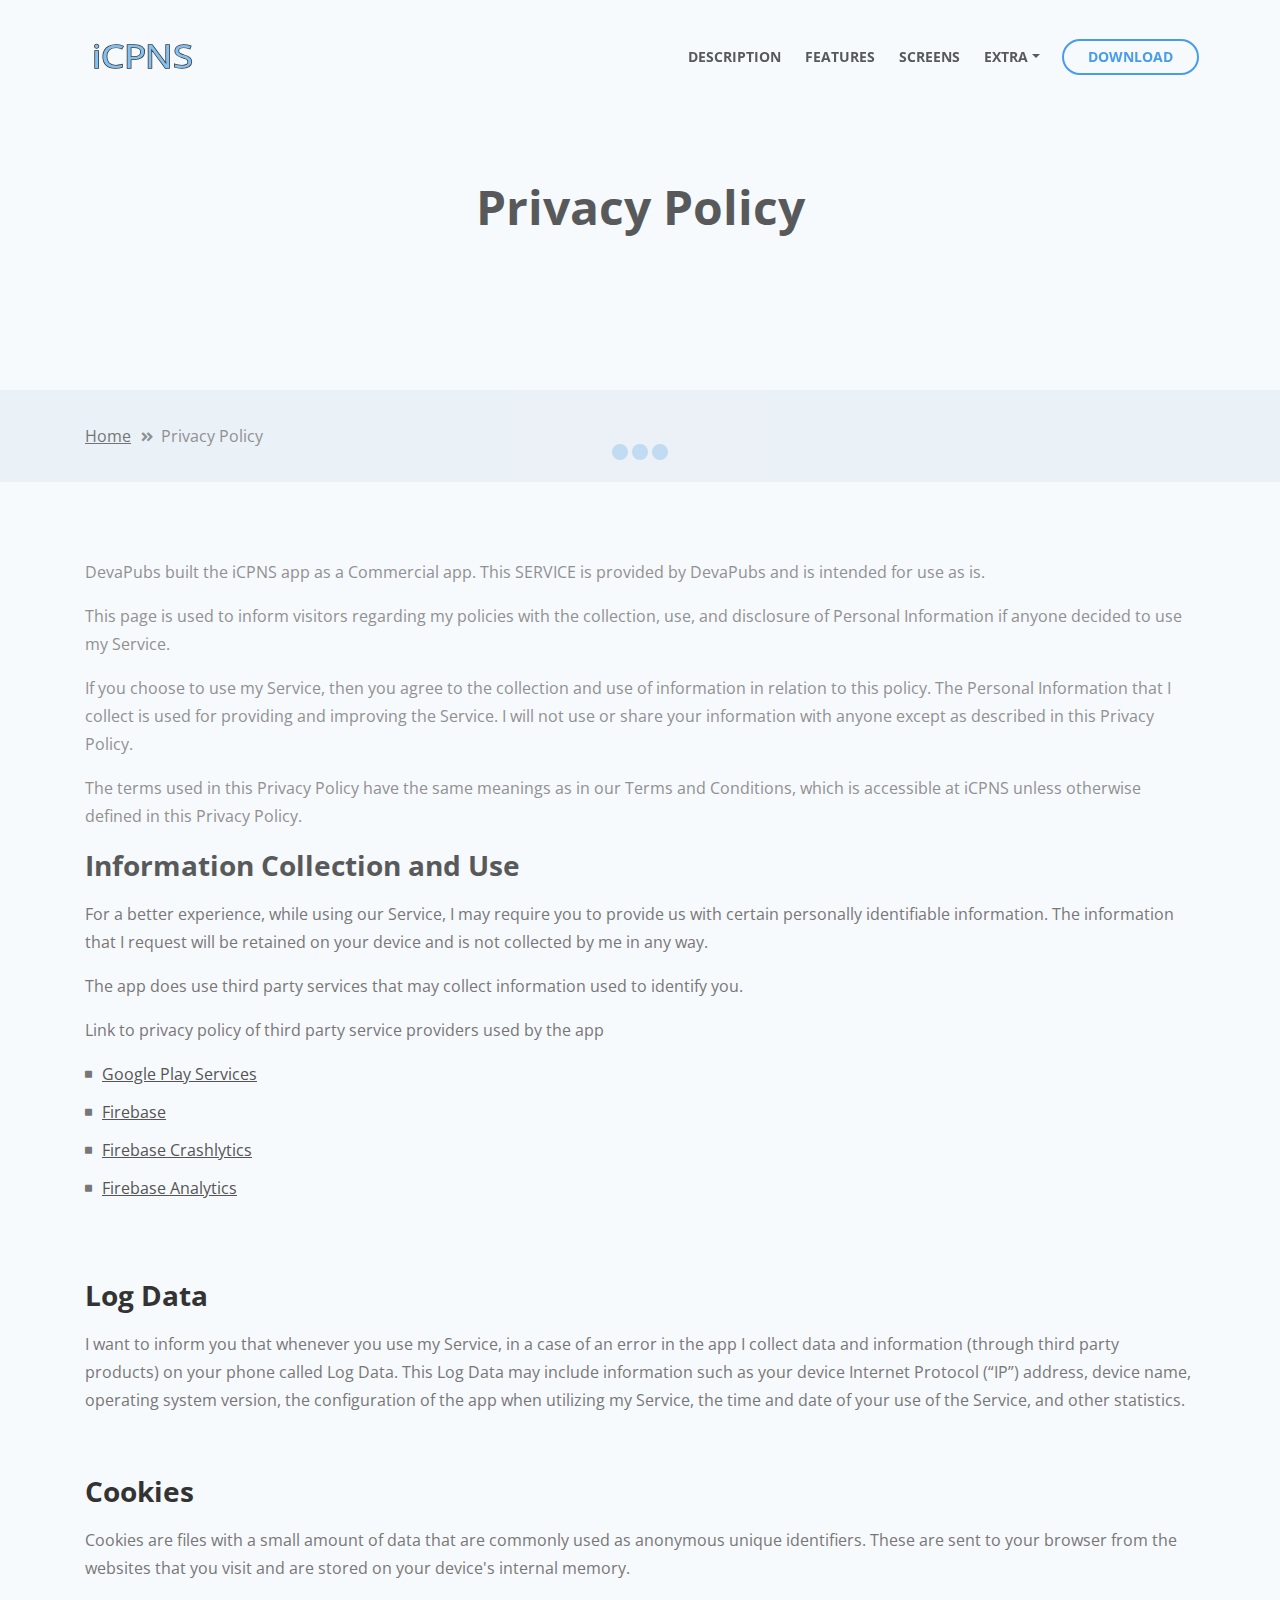
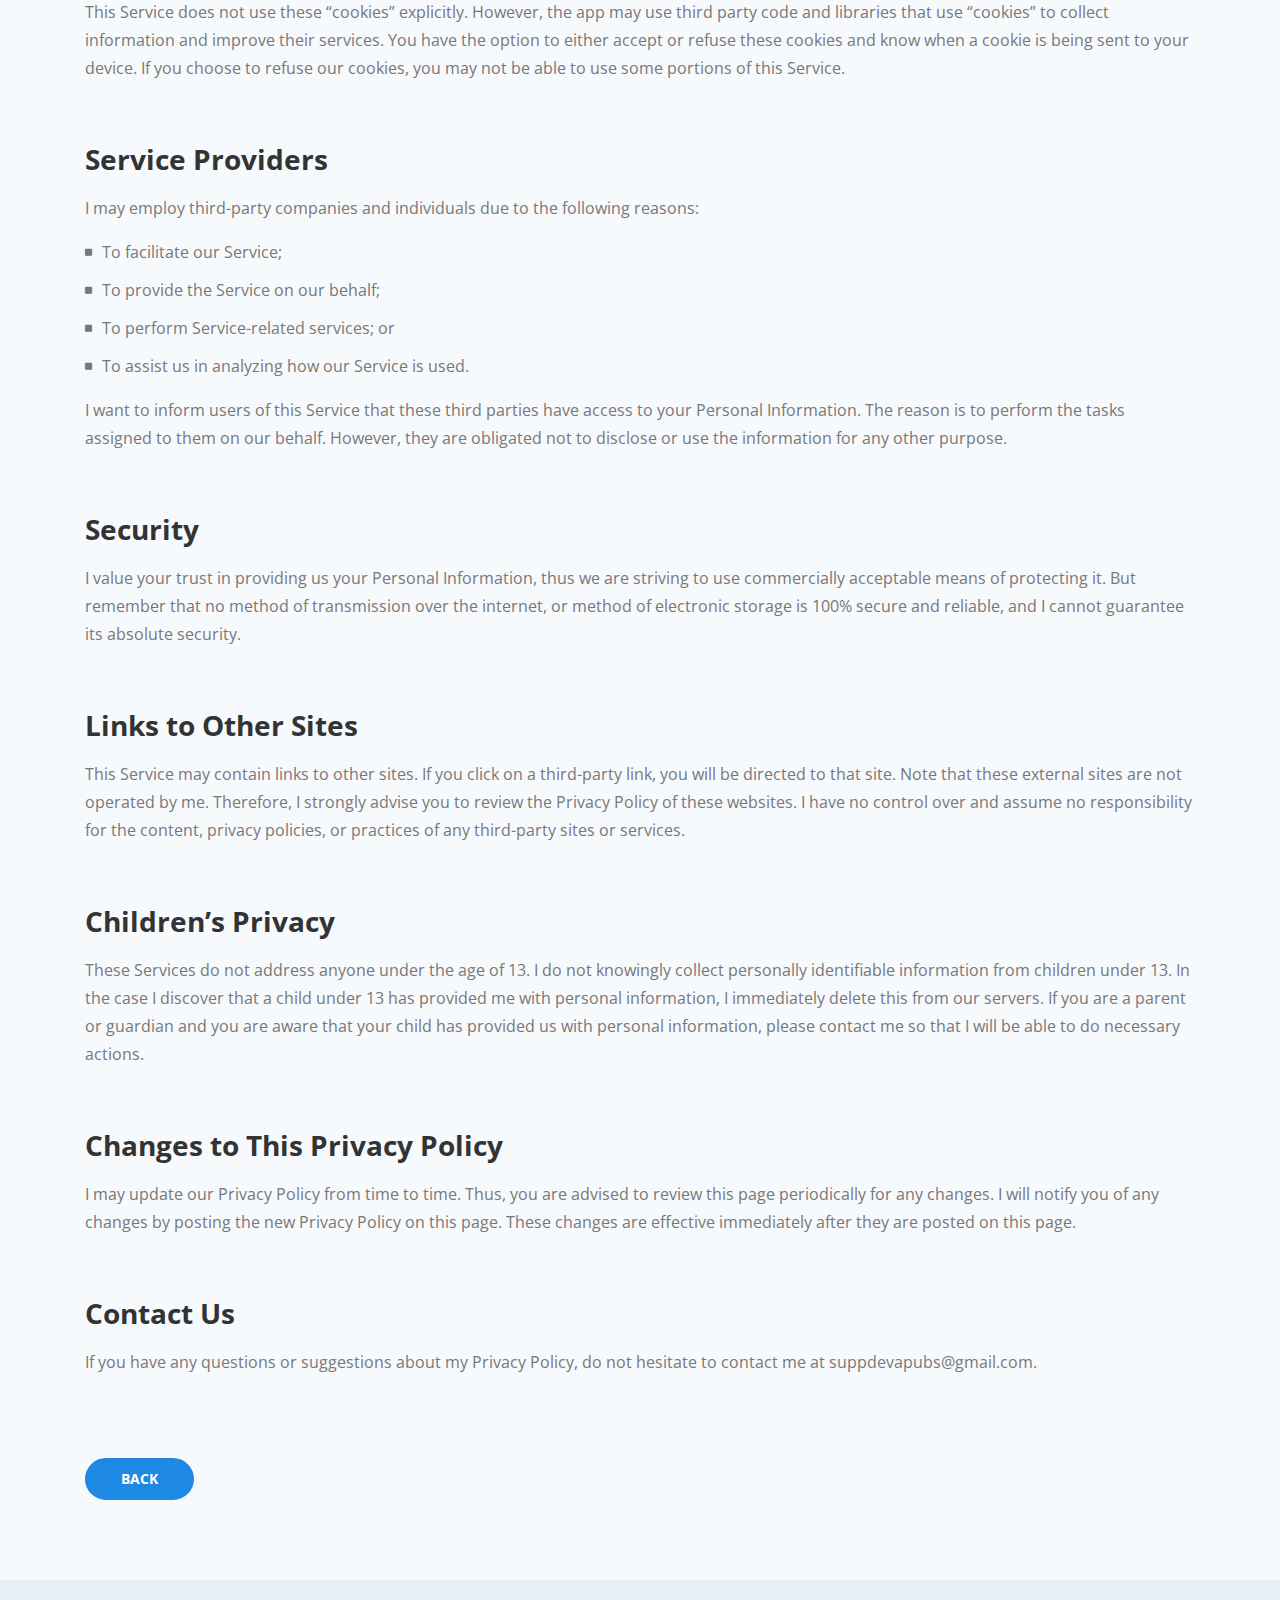
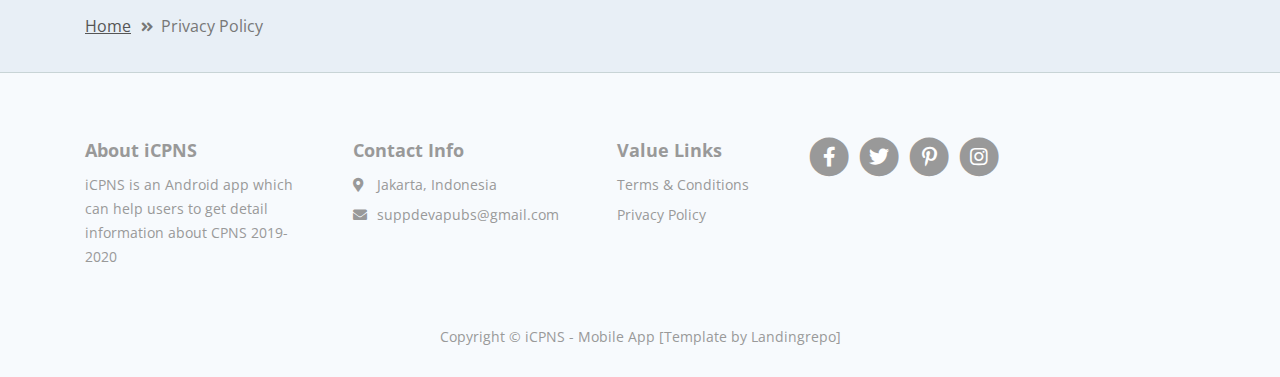
<file: privacy-policy.html>
<!DOCTYPE html>
<html lang="en">
<head>
    <meta charset="utf-8">
    <meta name="viewport" content="width=device-width, initial-scale=1, shrink-to-fit=no">
    
    <!-- SEO Meta Tags -->
    <meta name="description" content="Sync is a landing page HTML template built with Bootstrap 4 for presenting mobile apps to the online audience and for getting visitors to become users.">
    <meta name="author" content="Landingrepo">

    <!-- OG Meta Tags to improve the way the post looks when you share the page on LinkedIn, Facebook, Google+ -->
	<meta property="og:site_name" content="" /> <!-- website name -->
	<meta property="og:site" content="" /> <!-- website link -->
	<meta property="og:title" content=""/> <!-- title shown in the actual shared post -->
	<meta property="og:description" content="" /> <!-- description shown in the actual shared post -->
	<meta property="og:image" content="" /> <!-- image link, make sure it's jpg -->
	<meta property="og:url" content="" /> <!-- where do you want your post to link to -->
	<meta property="og:type" content="article" />

    <!-- Webpage Title -->
    <title>iCPNS - Privacy Policy</title>
    
    <!-- Styles -->
    <link href="https://fonts.googleapis.com/css?family=Open+Sans:400,400i,700&display=swap&subset=latin-ext" rel="stylesheet">
    <link href="css/bootstrap.css" rel="stylesheet">
    <link href="css/fontawesome-all.css" rel="stylesheet">
    <link href="css/swiper.css" rel="stylesheet">
	<link href="css/magnific-popup.css" rel="stylesheet">
	<link href="css/styles.css" rel="stylesheet">
	
	<!-- Favicon  -->
    <link rel="icon" href="images/favicon.png">
</head>
<body data-spy="scroll" data-target=".fixed-top">
    
    <!-- Preloader -->
	<div class="spinner-wrapper">
        <div class="spinner">
            <div class="bounce1"></div>
            <div class="bounce2"></div>
            <div class="bounce3"></div>
        </div>
    </div>
    <!-- end of preloader -->
    

    <!-- Navigation -->
    <nav class="navbar navbar-expand-lg navbar-dark navbar-custom fixed-top">
        <div class="container">
            <!-- Text Logo - Use this if you don't have a graphic logo -->
            <!-- <a class="navbar-brand logo-text page-scroll" href="index.html">Sync</a> -->

            <!-- Image Logo -->
            <a class="navbar-brand logo-image" href="index.html"><img src="images/logo.svg" alt="alternative"></a> 
            
            <!-- Mobile Menu Toggle Button -->
            <button class="navbar-toggler" type="button" data-toggle="collapse" data-target="#navbarsExampleDefault" aria-controls="navbarsExampleDefault" aria-expanded="false" aria-label="Toggle navigation">
                <span class="navbar-toggler-awesome fas fa-bars"></span>
                <span class="navbar-toggler-awesome fas fa-times"></span>
            </button>
            <!-- end of mobile menu toggle button -->

            <div class="collapse navbar-collapse" id="navbarsExampleDefault">
                <ul class="navbar-nav ml-auto">
                    <li class="nav-item">
                        <a class="nav-link page-scroll" href="index.html#description">DESCRIPTION <span class="sr-only">(current)</span></a>
                    </li>
                    <li class="nav-item">
                        <a class="nav-link page-scroll" href="index.html#features">FEATURES</a>
                    </li>
                    <li class="nav-item">
                        <a class="nav-link page-scroll" href="index.html#screens">SCREENS</a>
                    </li>

                    <!-- Dropdown Menu -->          
                    <li class="nav-item dropdown">
                        <a class="nav-link dropdown-toggle page-scroll" id="navbarDropdown" role="button" aria-haspopup="true" aria-expanded="false">EXTRA</a>
                        <div class="dropdown-menu" aria-labelledby="navbarDropdown">
                            <a class="dropdown-item" href="article-details.html"><span class="item-text">ARTICLE DETAILS</span></a>
                            <div class="dropdown-divider"></div>
                            <a class="dropdown-item" href="terms-conditions.html"><span class="item-text">TERMS CONDITIONS</span></a>
                            <div class="dropdown-divider"></div>
                            <a class="dropdown-item" href="privacy-policy.html"><span class="item-text">PRIVACY POLICY</span></a>
                        </div>
                    </li>
                    <!-- end of dropdown menu -->

                </ul>
                <span class="nav-item">
                    <a class="btn-outline-sm page-scroll" href="https://play.google.com/store/apps/details?id=id.devapubs.icpns">DOWNLOAD</a>
                </span>
            </div>
        </div> <!-- end of container -->
    </nav> <!-- end of navbar -->
    <!-- end of navigation -->


    <!-- Header -->
    <header id="header" class="ex-header">
        <div class="container">
            <div class="row">
                <div class="col-md-12">
                    <h1>Privacy Policy</h1>
                </div> <!-- end of col -->
            </div> <!-- end of row -->
        </div> <!-- end of container -->
    </header> <!-- end of ex-header -->
    <!-- end of header -->


    <!-- Breadcrumbs -->
    <div class="ex-basic-1">
        <div class="container">
            <div class="row">
                <div class="col-lg-12">
                    <div class="breadcrumbs">
                        <a href="index.html">Home</a><i class="fa fa-angle-double-right"></i><span>Privacy Policy</span>
                    </div> <!-- end of breadcrumbs -->
                </div> <!-- end of col -->
            </div> <!-- end of row -->
        </div> <!-- end of container -->
    </div> <!-- end of ex-basic-1 -->
    <!-- end of breadcrumbs -->


    <!-- Privacy Content -->
    <div class="ex-basic-2">
        <div class="container">
            <div class="row">
                <div class="col-lg-12">
                    <div class="text-container">
                        <p>DevaPubs built the iCPNS app as a Commercial app. This SERVICE is provided by DevaPubs and is intended for use as is.</p>
                        <p>This page is used to inform visitors regarding my policies with the collection, use, and disclosure of Personal Information if anyone decided to use my Service.</p>
                        <p>If you choose to use my Service, then you agree to the collection and use of information in relation to this policy. The Personal Information that I collect is used for providing and improving the Service. I will not use or share your information with anyone except as described in this Privacy Policy.</p>
                        <p>The terms used in this Privacy Policy have the same meanings as in our Terms and Conditions, which is accessible at iCPNS unless otherwise defined in this Privacy Policy.</p>
                        <h3>Information Collection and Use</h3>
                        <p>For a better experience, while using our Service, I may require you to provide us with certain personally identifiable information. The information that I request will be retained on your device and is not collected by me in any way.</p>
                        <p>The app does use third party services that may collect information used to identify you.</p>
                        <p>Link to privacy policy of third party service providers used by the app</p>
                        <div class="row">
                            <div class="col-md-6">
                                <ul class="list-unstyled li-space-lg">
                                    <li class="media">
                                        <i class="fas fa-square"></i>
                                        <div class="media-body"><a href="https://www.google.com/policies/privacy/">Google Play Services</a></div>
                                    </li>
                                    <li class="media">
                                        <i class="fas fa-square"></i>
                                        <div class="media-body"><a href="https://firebase.google.com/support/privacy">Firebase</a></div>
                                    </li>
                                    <li class="media">
                                        <i class="fas fa-square"></i>
                                        <div class="media-body"><a href="https://firebase.google.com/terms/crashlytics">Firebase Crashlytics</a></div>
                                    </li>
                                    <li class="media">
                                        <i class="fas fa-square"></i>
                                        <div class="media-body"><a href="https://firebase.google.com/terms/analytics">Firebase Analytics</a></div>
                                    </li>
                                </ul>
                            </div> <!-- end of col -->
                        </div> <!-- end of row -->
                    </div> <!-- end of text-container-->
                    
                    <div class="text-container">
                        <h3>Log Data</h3>
                        <p>I want to inform you that whenever you use my Service, in a case of an error in the app I collect data and information (through third party products) on your phone called Log Data. This Log Data may include information such as your device Internet Protocol (“IP”) address, device name, operating system version, the configuration of the app when utilizing my Service, the time and date of your use of the Service, and other statistics.</p>
                    </div> <!-- end of text-container -->

                    <div class="text-container">
                        <h3>Cookies</h3>
                        <p>Cookies are files with a small amount of data that are commonly used as anonymous unique identifiers. These are sent to your browser from the websites that you visit and are stored on your device's internal memory.</p>
                        <p>This Service does not use these “cookies” explicitly. However, the app may use third party code and libraries that use “cookies” to collect information and improve their services. You have the option to either accept or refuse these cookies and know when a cookie is being sent to your device. If you choose to refuse our cookies, you may not be able to use some portions of this Service.</p>
                    </div> <!-- end of text container -->

                    <div class="text-container">
                        <h3>Service Providers</h3>
					    <p>I may employ third-party companies and individuals due to the following reasons:</p>
                        <div class="row">
                            <div class="col-md-6">
                                <ul class="list-unstyled li-space-lg">
                                    <li class="media">
                                        <i class="fas fa-square"></i>
                                        <div class="media-body">To facilitate our Service;</div>
                                    </li>
                                    <li class="media">
                                        <i class="fas fa-square"></i>
                                        <div class="media-body">To provide the Service on our behalf;</div>
                                    </li>
                                    <li class="media">
                                        <i class="fas fa-square"></i>
                                        <div class="media-body">To perform Service-related services; or</div>
                                    </li>
                                    <li class="media">
                                        <i class="fas fa-square"></i>
                                        <div class="media-body">To assist us in analyzing how our Service is used.</div>
                                    </li>
                                </ul>
                            </div> <!-- end of col -->
                        </div> <!-- end of row -->
                        <p>I want to inform users of this Service that these third parties have access to your Personal Information. The reason is to perform the tasks assigned to them on our behalf. However, they are obligated not to disclose or use the information for any other purpose.</p>
                    </div> <!-- end of text-container -->
                                       
                    <div class="text-container">
                        <h3>Security</h3>
                        <p>I value your trust in providing us your Personal Information, thus we are striving to use commercially acceptable means of protecting it. But remember that no method of transmission over the internet, or method of electronic storage is 100% secure and reliable, and I cannot guarantee its absolute security.</p>
                    </div> <!-- end of text-container -->

                    <div class="text-container">
                        <h3>Links to Other Sites</h3>
                        <p>This Service may contain links to other sites. If you click on a third-party link, you will be directed to that site. Note that these external sites are not operated by me. Therefore, I strongly advise you to review the Privacy Policy of these websites. I have no control over and assume no responsibility for the content, privacy policies, or practices of any third-party sites or services.</p>
                    </div> <!-- end of text-container -->

                    <div class="text-container">
                        <h3>Children’s Privacy</h3>
                        <p>These Services do not address anyone under the age of 13. I do not knowingly collect personally identifiable information from children under 13. In the case I discover that a child under 13 has provided me with personal information, I immediately delete this from our servers. If you are a parent or guardian and you are aware that your child has provided us with personal information, please contact me so that I will be able to do necessary actions.</p>
                    </div> <!-- end of text-container -->

                    <div class="text-container">
                        <h3>Changes to This Privacy Policy</h3>
                        <p>I may update our Privacy Policy from time to time. Thus, you are advised to review this page periodically for any changes. I will notify you of any changes by posting the new Privacy Policy on this page. These changes are effective immediately after they are posted on this page.</p>
                    </div> <!-- end of text-container -->

                    <div class="text-container">
                        <h3>Contact Us</h3>
                        <p>If you have any questions or suggestions about my Privacy Policy, do not hesitate to contact me at suppdevapubs@gmail.com.</p>
                    </div> <!-- end of text-container -->

                    
                    <a class="btn-solid-reg" href="index.html">BACK</a>
                </div> <!-- end of col-->
            </div> <!-- end of row -->
        </div> <!-- end of container -->
    </div> <!-- end of ex-basic-2 -->
    <!-- end of privacy content -->


    <!-- Breadcrumbs -->
    <div class="ex-basic-1">
        <div class="container">
            <div class="row">
                <div class="col-lg-12">
                    <div class="breadcrumbs">
                        <a href="index.html">Home</a><i class="fa fa-angle-double-right"></i><span>Privacy Policy</span>
                    </div> <!-- end of breadcrumbs -->
                </div> <!-- end of col -->
            </div> <!-- end of row -->
        </div> <!-- end of container -->
    </div> <!-- end of ex-basic-1 -->
    <!-- end of breadcrumbs -->

    
    <!-- Footer -->
    <div class="footer">
        <div class="container">
            <div class="row">
                <div class="col-lg-12">
                    <div class="footer-col first">
                        <h5>About iCPNS</h5>
                        <p class="p-small">iCPNS is an Android app which can help users to get detail information about CPNS 2019-2020</p>
                    </div> <!-- end of footer-col -->
                    <div class="footer-col second">
                        <h5>Contact Info</h5>
                        <ul class="list-unstyled li-space-lg p-small">
                            <li class="media">
                                <i class="fas fa-map-marker-alt"></i>
                                <div class="media-body">Jakarta, Indonesia</div>
                            </li>
                            <li class="media">
                                <i class="fas fa-envelope"></i>
                                <div class="media-body"><a href="mailto:suppdevapubs@gmail.com">suppdevapubs@gmail.com</a></div>
                            </li>
                            <!-- <li class="media">
                                <i class="fas fa-phone-alt"></i>
                                <div class="media-body"><a href="#your-link">+44 376 945 23</a></div>
                            </li> -->
                        </ul>
                    </div> <!-- end of footer-col -->
                    <div class="footer-col third">
                        <h5>Value Links</h5>
                        <ul class="list-unstyled li-space-lg p-small">
                            <li><a href="terms-conditions.html">Terms & Conditions</a></li>
                            <li><a href="privacy-policy.html">Privacy Policy</a></li>
                        </ul>
                    </div> <!-- end of footer-col -->
                    <!-- <div class="footer-col fourth">
                        <h5>Other Apps</h5>
                        <ul class="list-unstyled li-space-lg p-small">
                            <li><a href="#your-link">Scientific Calculator</a></li>
                            <li><a href="#your-link">Advanced Timer</a></li>
                            <li><a href="#your-link">Music Store</a></li>
                        </ul>
                    </div> --> <!-- end of footer-col -->
                    <div class="footer-col fifth">
                        <span class="fa-stack">
                            <a href="#your-link">
                                <i class="fas fa-circle fa-stack-2x"></i>
                                <i class="fab fa-facebook-f fa-stack-1x"></i>
                            </a>
                        </span>
                        <span class="fa-stack">
                            <a href="#your-link">
                                <i class="fas fa-circle fa-stack-2x"></i>
                                <i class="fab fa-twitter fa-stack-1x"></i>
                            </a>
                        </span>
                        <span class="fa-stack">
                            <a href="#your-link">
                                <i class="fas fa-circle fa-stack-2x"></i>
                                <i class="fab fa-pinterest-p fa-stack-1x"></i>
                            </a>
                        </span>
                        <span class="fa-stack">
                            <a href="#your-link">
                                <i class="fas fa-circle fa-stack-2x"></i>
                                <i class="fab fa-instagram fa-stack-1x"></i>
                            </a>
                        </span>
                    </div> <!-- end of footer-col -->
                </div> <!-- end of col -->
            </div> <!-- end of row -->
        </div> <!-- end of container -->
    </div> <!-- end of footer -->  
    <!-- end of footer -->


    <!-- Copyright -->
    <div class="copyright">
        <div class="container">
            <div class="row">
                <div class="col-lg-12">
                    <p class="p-small">Copyright © iCPNS - Mobile App [Template by <a href="https://landingrepo.com">Landingrepo]</a></p>
                </div> <!-- end of col -->
            </div> <!-- enf of row -->
        </div> <!-- end of container -->
    </div> <!-- end of copyright --> 
    <!-- end of copyright -->
    
        
    <!-- Scripts -->
    <script src="js/jquery.min.js"></script> <!-- jQuery for Bootstrap's JavaScript plugins -->
    <script src="js/popper.min.js"></script> <!-- Popper tooltip library for Bootstrap -->
    <script src="js/bootstrap.min.js"></script> <!-- Bootstrap framework -->
    <script src="js/jquery.easing.min.js"></script> <!-- jQuery Easing for smooth scrolling between anchors -->
    <script src="js/swiper.min.js"></script> <!-- Swiper for image and text sliders -->
    <script src="js/jquery.magnific-popup.js"></script> <!-- Magnific Popup for lightboxes -->
    <script src="js/validator.min.js"></script> <!-- Validator.js - Bootstrap plugin that validates forms -->
    <script src="js/scripts.js"></script> <!-- Custom scripts -->
</body>
</html>
</file>
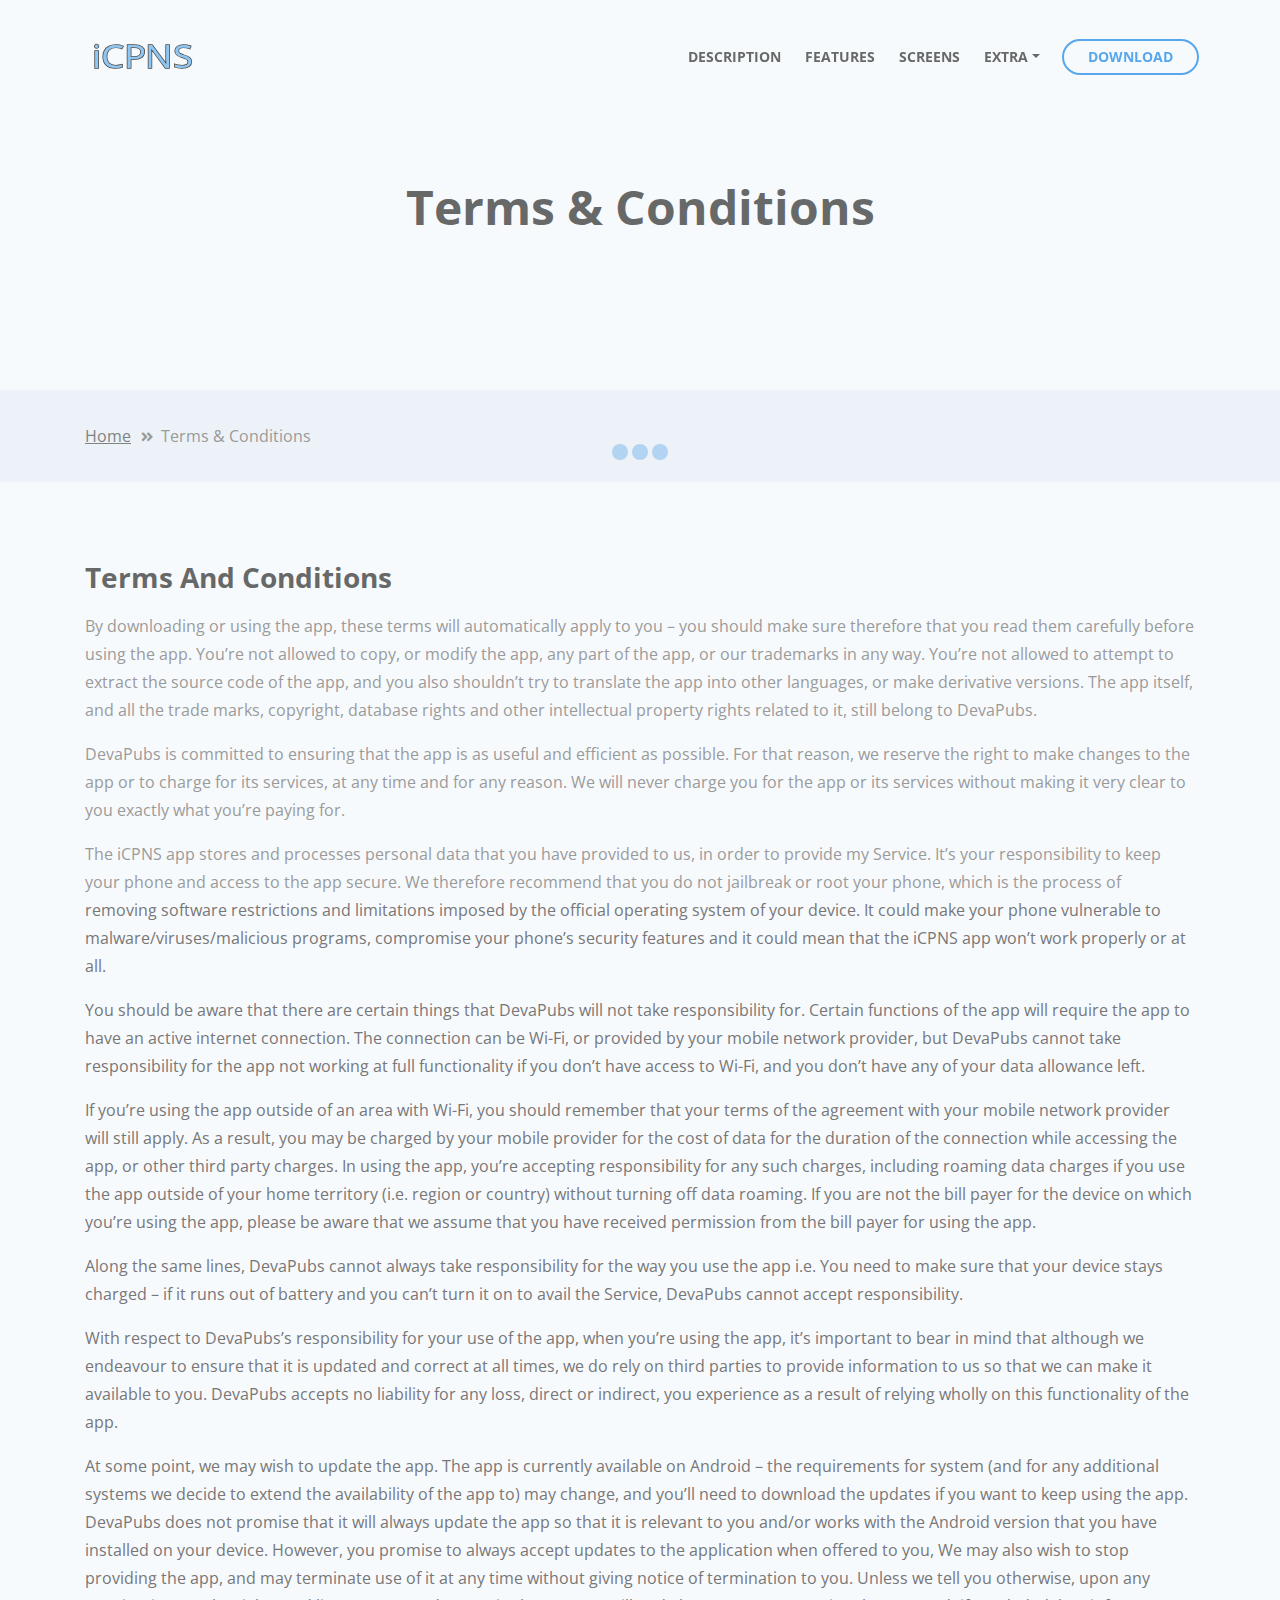
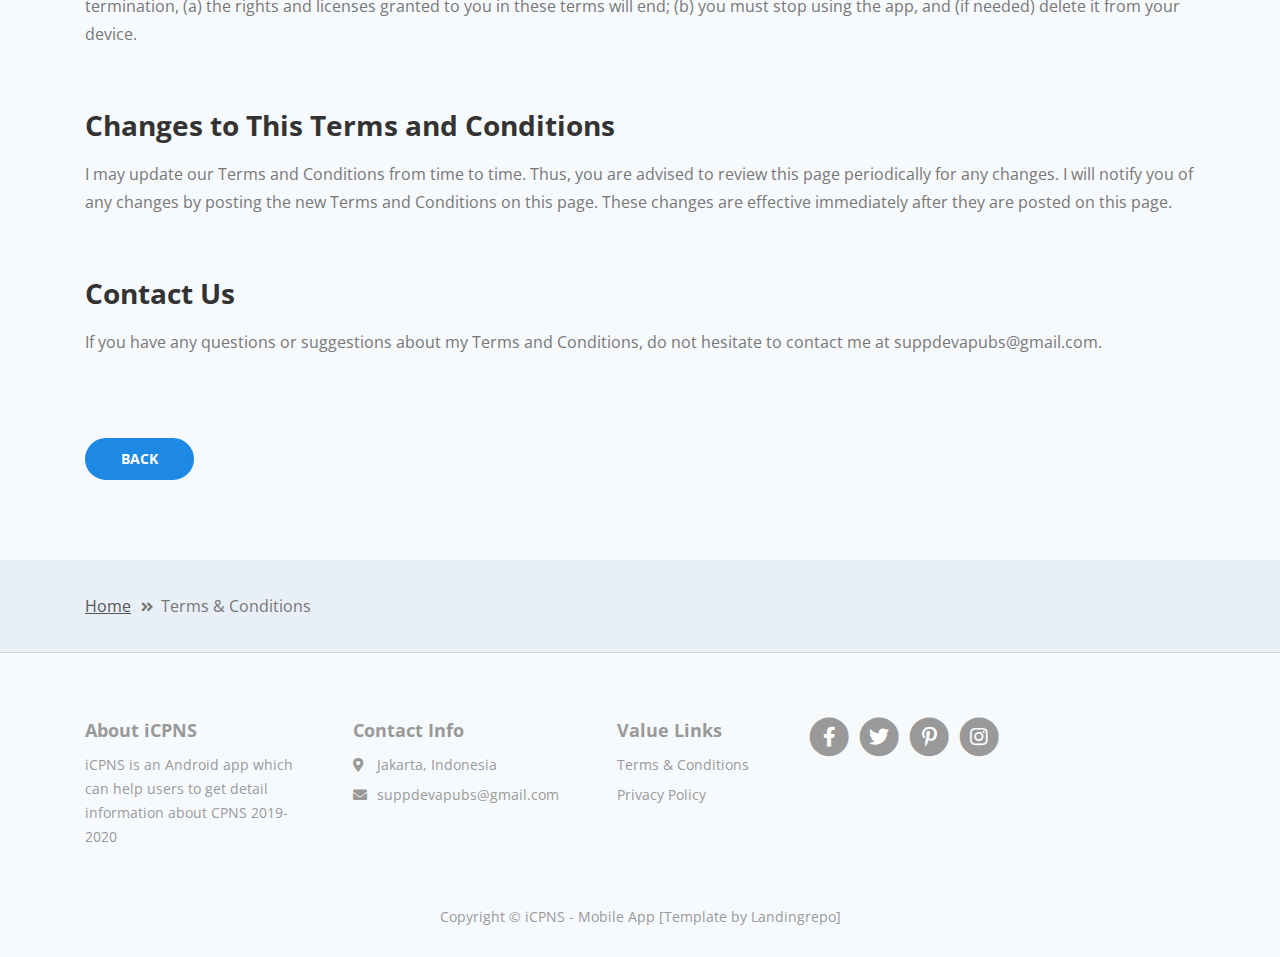
<file: terms-conditions.html>
<!DOCTYPE html>
<html lang="en">
<head>
    <meta charset="utf-8">
    <meta name="viewport" content="width=device-width, initial-scale=1, shrink-to-fit=no">
    
    <!-- SEO Meta Tags -->
    <meta name="description" content="Sync is a landing page HTML template built with Bootstrap 4 for presenting mobile apps to the online audience and for getting visitors to become users.">
    <meta name="author" content="Landingrepo">

    <!-- OG Meta Tags to improve the way the post looks when you share the page on LinkedIn, Facebook, Google+ -->
	<meta property="og:site_name" content="" /> <!-- website name -->
	<meta property="og:site" content="" /> <!-- website link -->
	<meta property="og:title" content=""/> <!-- title shown in the actual shared post -->
	<meta property="og:description" content="" /> <!-- description shown in the actual shared post -->
	<meta property="og:image" content="" /> <!-- image link, make sure it's jpg -->
	<meta property="og:url" content="" /> <!-- where do you want your post to link to -->
	<meta property="og:type" content="article" />

    <!-- Webpage Title -->
    <title>iCPNS - Terms Conditions</title>
    
    <!-- Styles -->
    <link href="https://fonts.googleapis.com/css?family=Open+Sans:400,400i,700&display=swap&subset=latin-ext" rel="stylesheet">
    <link href="css/bootstrap.css" rel="stylesheet">
    <link href="css/fontawesome-all.css" rel="stylesheet">
    <link href="css/swiper.css" rel="stylesheet">
	<link href="css/magnific-popup.css" rel="stylesheet">
	<link href="css/styles.css" rel="stylesheet">
	
	<!-- Favicon  -->
    <link rel="icon" href="images/favicon.png">
</head>
<body data-spy="scroll" data-target=".fixed-top">
    
    <!-- Preloader -->
	<div class="spinner-wrapper">
        <div class="spinner">
            <div class="bounce1"></div>
            <div class="bounce2"></div>
            <div class="bounce3"></div>
        </div>
    </div>
    <!-- end of preloader -->
    

    <!-- Navigation -->
    <nav class="navbar navbar-expand-lg navbar-dark navbar-custom fixed-top">
        <div class="container">
            <!-- Text Logo - Use this if you don't have a graphic logo -->
            <!-- <a class="navbar-brand logo-text page-scroll" href="index.html">Sync</a> -->

            <!-- Image Logo -->
            <a class="navbar-brand logo-image" href="index.html"><img src="images/logo.svg" alt="alternative"></a> 
            
            <!-- Mobile Menu Toggle Button -->
            <button class="navbar-toggler" type="button" data-toggle="collapse" data-target="#navbarsExampleDefault" aria-controls="navbarsExampleDefault" aria-expanded="false" aria-label="Toggle navigation">
                <span class="navbar-toggler-awesome fas fa-bars"></span>
                <span class="navbar-toggler-awesome fas fa-times"></span>
            </button>
            <!-- end of mobile menu toggle button -->

            <div class="collapse navbar-collapse" id="navbarsExampleDefault">
                <ul class="navbar-nav ml-auto">
                    <li class="nav-item">
                        <a class="nav-link page-scroll" href="index.html#description">DESCRIPTION <span class="sr-only">(current)</span></a>
                    </li>
                    <li class="nav-item">
                        <a class="nav-link page-scroll" href="index.html#features">FEATURES</a>
                    </li>
                    <li class="nav-item">
                        <a class="nav-link page-scroll" href="index.html#screens">SCREENS</a>
                    </li>

                    <!-- Dropdown Menu -->          
                    <li class="nav-item dropdown">
                        <a class="nav-link dropdown-toggle page-scroll" id="navbarDropdown" role="button" aria-haspopup="true" aria-expanded="false">EXTRA</a>
                        <div class="dropdown-menu" aria-labelledby="navbarDropdown">
                            <a class="dropdown-item" href="article-details.html"><span class="item-text">ARTICLE DETAILS</span></a>
                            <div class="dropdown-divider"></div>
                            <a class="dropdown-item" href="terms-conditions.html"><span class="item-text">TERMS CONDITIONS</span></a>
                            <div class="dropdown-divider"></div>
                            <a class="dropdown-item" href="privacy-policy.html"><span class="item-text">PRIVACY POLICY</span></a>
                        </div>
                    </li>
                    <!-- end of dropdown menu -->

                </ul>
                <span class="nav-item">
                    <a class="btn-outline-sm page-scroll" href="https://play.google.com/store/apps/details?id=id.devapubs.icpns">DOWNLOAD</a>
                </span>
            </div>
        </div> <!-- end of container -->
    </nav> <!-- end of navbar -->
    <!-- end of navigation -->


    <!-- Header -->
    <header id="header" class="ex-header">
        <div class="container">
            <div class="row">
                <div class="col-lg-12">
                    <h1>Terms & Conditions</h1>
                </div> <!-- end of col -->
            </div> <!-- end of row -->
        </div> <!-- end of container -->
    </header> <!-- end of ex-header -->
    <!-- end of header -->


    <!-- Breadcrumbs -->
    <div class="ex-basic-1">
        <div class="container">
            <div class="row">
                <div class="col-lg-12">
                    <div class="breadcrumbs">
                        <a href="index.html">Home</a><i class="fa fa-angle-double-right"></i><span>Terms & Conditions</span>
                    </div> <!-- end of breadcrumbs -->
                </div> <!-- end of col -->
            </div> <!-- end of row -->
        </div> <!-- end of container -->
    </div> <!-- end of ex-basic-1 -->
    <!-- end of breadcrumbs -->


    <!-- Terms Content -->
    <div class="ex-basic-2">
        <div class="container">
            <div class="row">
                <div class="col-lg-12">
                    <div class="text-container">
                        <h3>Terms And Conditions</h3>
                        <p>By downloading or using the app, these terms will automatically apply to you – you should make sure therefore that you read them carefully before using the app. You’re not allowed to copy, or modify the app, any part of the app, or our trademarks in any way. You’re not allowed to attempt to extract the source code of the app, and you also shouldn’t try to translate the app into other languages, or make derivative versions. The app itself, and all the trade marks, copyright, database rights and other intellectual property rights related to it, still belong to DevaPubs.</p>

                        <p>DevaPubs is committed to ensuring that the app is as useful and efficient as possible. For that reason, we reserve the right to make changes to the app or to charge for its services, at any time and for any reason. We will never charge you for the app or its services without making it very clear to you exactly what you’re paying for.</p>

                        <p>The iCPNS app stores and processes personal data that you have provided to us, in order to provide my Service. It’s your responsibility to keep your phone and access to the app secure. We therefore recommend that you do not jailbreak or root your phone, which is the process of removing software restrictions and limitations imposed by the official operating system of your device. It could make your phone vulnerable to malware/viruses/malicious programs, compromise your phone’s security features and it could mean that the iCPNS app won’t work properly or at all.</p>

                        <p>You should be aware that there are certain things that DevaPubs will not take responsibility for. Certain functions of the app will require the app to have an active internet connection. The connection can be Wi-Fi, or provided by your mobile network provider, but DevaPubs cannot take responsibility for the app not working at full functionality if you don’t have access to Wi-Fi, and you don’t have any of your data allowance left.</p>

                        <p>If you’re using the app outside of an area with Wi-Fi, you should remember that your terms of the agreement with your mobile network provider will still apply. As a result, you may be charged by your mobile provider for the cost of data for the duration of the connection while accessing the app, or other third party charges. In using the app, you’re accepting responsibility for any such charges, including roaming data charges if you use the app outside of your home territory (i.e. region or country) without turning off data roaming. If you are not the bill payer for the device on which you’re using the app, please be aware that we assume that you have received permission from the bill payer for using the app.</p>

                        <p>Along the same lines, DevaPubs cannot always take responsibility for the way you use the app i.e. You need to make sure that your device stays charged – if it runs out of battery and you can’t turn it on to avail the Service, DevaPubs cannot accept responsibility.</p>

                        <p>With respect to DevaPubs’s responsibility for your use of the app, when you’re using the app, it’s important to bear in mind that although we endeavour to ensure that it is updated and correct at all times, we do rely on third parties to provide information to us so that we can make it available to you. DevaPubs accepts no liability for any loss, direct or indirect, you experience as a result of relying wholly on this functionality of the app.</p>

                        <p>At some point, we may wish to update the app. The app is currently available on Android – the requirements for system (and for any additional systems we decide to extend the availability of the app to) may change, and you’ll need to download the updates if you want to keep using the app. DevaPubs does not promise that it will always update the app so that it is relevant to you and/or works with the Android version that you have installed on your device. However, you promise to always accept updates to the application when offered to you, We may also wish to stop providing the app, and may terminate use of it at any time without giving notice of termination to you. Unless we tell you otherwise, upon any termination, (a) the rights and licenses granted to you in these terms will end; (b) you must stop using the app, and (if needed) delete it from your device.</p>
                    </div> <!-- end of text-container -->

                    <div class="text-container">
                        <h3>Changes to This Terms and Conditions</h3>
                        <p>I may update our Terms and Conditions from time to time. Thus, you are advised to review this page periodically for any changes. I will notify you of any changes by posting the new Terms and Conditions on this page. These changes are effective immediately after they are posted on this page.</p>
                    </div> <!-- end of text-container -->

                    <div class="text-container">
                        <h3>Contact Us</h3>
                        <p>If you have any questions or suggestions about my Terms and Conditions, do not hesitate to contact me at suppdevapubs@gmail.com.</p>
                    </div> <!-- end of text-container -->
                    
                    <div class="text-container last">
                        <a class="btn-solid-reg" href="index.html">BACK</a>
                    </div> <!-- end of text-container -->
                </div>
            </div> <!-- end of row -->
        </div> <!-- end of container -->
    </div> <!-- end of ex-basic -->
    <!-- end of terms content -->

    
    <!-- Breadcrumbs -->
    <div class="ex-basic-1">
        <div class="container">
            <div class="row">
                <div class="col-lg-12">
                    <div class="breadcrumbs">
                        <a href="index.html">Home</a><i class="fa fa-angle-double-right"></i><span>Terms & Conditions</span>
                    </div> <!-- end of breadcrumbs -->
                </div> <!-- end of col -->
            </div> <!-- end of row -->
        </div> <!-- end of container -->
    </div> <!-- end of ex-basic-1 -->
    <!-- end of breadcrumbs -->


    <!-- Footer -->
    <div class="footer">
        <div class="container">
            <div class="row">
                <div class="col-lg-12">
                    <div class="footer-col first">
                        <h5>About iCPNS</h5>
                        <p class="p-small">iCPNS is an Android app which can help users to get detail information about CPNS 2019-2020</p>
                    </div> <!-- end of footer-col -->
                    <div class="footer-col second">
                        <h5>Contact Info</h5>
                        <ul class="list-unstyled li-space-lg p-small">
                            <li class="media">
                                <i class="fas fa-map-marker-alt"></i>
                                <div class="media-body">Jakarta, Indonesia</div>
                            </li>
                            <li class="media">
                                <i class="fas fa-envelope"></i>
                                <div class="media-body"><a href="mailto:suppdevapubs@gmail.com">suppdevapubs@gmail.com</a></div>
                            </li>
                            <!-- <li class="media">
                                <i class="fas fa-phone-alt"></i>
                                <div class="media-body"><a href="#your-link">+44 376 945 23</a></div>
                            </li> -->
                        </ul>
                    </div> <!-- end of footer-col -->
                    <div class="footer-col third">
                        <h5>Value Links</h5>
                        <ul class="list-unstyled li-space-lg p-small">
                            <li><a href="terms-conditions.html">Terms & Conditions</a></li>
                            <li><a href="privacy-policy.html">Privacy Policy</a></li>
                        </ul>
                    </div> <!-- end of footer-col -->
                    <!-- <div class="footer-col fourth">
                        <h5>Other Apps</h5>
                        <ul class="list-unstyled li-space-lg p-small">
                            <li><a href="#your-link">Scientific Calculator</a></li>
                            <li><a href="#your-link">Advanced Timer</a></li>
                            <li><a href="#your-link">Music Store</a></li>
                        </ul>
                    </div> --> <!-- end of footer-col -->
                    <div class="footer-col fifth">
                        <span class="fa-stack">
                            <a href="#your-link">
                                <i class="fas fa-circle fa-stack-2x"></i>
                                <i class="fab fa-facebook-f fa-stack-1x"></i>
                            </a>
                        </span>
                        <span class="fa-stack">
                            <a href="#your-link">
                                <i class="fas fa-circle fa-stack-2x"></i>
                                <i class="fab fa-twitter fa-stack-1x"></i>
                            </a>
                        </span>
                        <span class="fa-stack">
                            <a href="#your-link">
                                <i class="fas fa-circle fa-stack-2x"></i>
                                <i class="fab fa-pinterest-p fa-stack-1x"></i>
                            </a>
                        </span>
                        <span class="fa-stack">
                            <a href="#your-link">
                                <i class="fas fa-circle fa-stack-2x"></i>
                                <i class="fab fa-instagram fa-stack-1x"></i>
                            </a>
                        </span>
                    </div> <!-- end of footer-col -->
                </div> <!-- end of col -->
            </div> <!-- end of row -->
        </div> <!-- end of container -->
    </div> <!-- end of footer -->  
    <!-- end of footer -->


    <!-- Copyright -->
    <div class="copyright">
        <div class="container">
            <div class="row">
                <div class="col-lg-12">
                    <p class="p-small">Copyright © iCPNS - Mobile App [Template by <a href="https://landingrepo.com">Landingrepo]</a></p>
                </div> <!-- end of col -->
            </div> <!-- enf of row -->
        </div> <!-- end of container -->
    </div> <!-- end of copyright --> 
    <!-- end of copyright -->
    
        
    <!-- Scripts -->
    <script src="js/jquery.min.js"></script> <!-- jQuery for Bootstrap's JavaScript plugins -->
    <script src="js/popper.min.js"></script> <!-- Popper tooltip library for Bootstrap -->
    <script src="js/bootstrap.min.js"></script> <!-- Bootstrap framework -->
    <script src="js/jquery.easing.min.js"></script> <!-- jQuery Easing for smooth scrolling between anchors -->
    <script src="js/swiper.min.js"></script> <!-- Swiper for image and text sliders -->
    <script src="js/jquery.magnific-popup.js"></script> <!-- Magnific Popup for lightboxes -->
    <script src="js/validator.min.js"></script> <!-- Validator.js - Bootstrap plugin that validates forms -->
    <script src="js/scripts.js"></script> <!-- Custom scripts -->
</body>
</html>
</file>
<file: css/styles.css>
/* Template: Sync - Free Mobile App Landing Page HTML Template
   Author: Landingrepo
   Created: Dec 2019
   Description: Master CSS file
*/

/*****************************************
Table Of Contents:

01. General Styles
02. Preloader
03. Navigation
04. Header
05. Small Features
06. Description 1
07. Description 1 Details Lightbox
08. Description 2
09. Features
10. Screenshots
11. Testimonials
12. Statistics
13. Download
14. Footer
15. Copyright
16. Back To Top Button
17. Extra Pages
18. Media Queries
******************************************/

/*****************************************
Colors:
- Backgrounds - light gray #f7fafd
- Backgrounds - gray #e8eff6
- Buttons - red #ff556e
- Headings text, navbar links - black #333
- Body text - dark gray #777
******************************************/


/******************************/
/*     01. General Styles     */
/******************************/
body,
html {
    width: 100%;
	height: 100%;
}

body, p {
	color: #777; 
	font: 400 1rem/1.75rem "Open Sans", sans-serif;
}

.p-large {
	font: 400 1.125rem/1.875rem "Open Sans", sans-serif;
}

.p-small {
	font: 400 0.875rem/1.5rem "Open Sans", sans-serif;
}

.p-heading {
	margin-bottom: 4rem;
	text-align: center;
}

h1 {
	color: #333;
	font: 700 2.625rem/3.375rem "Open Sans", sans-serif;
}

h2 {
	color: #333;
	font: 700 2.125rem/2.75rem "Open Sans", sans-serif;
}

h3 {
	color: #333;
	font: 700 1.75rem/2.375rem "Open Sans", sans-serif;
}

h4 {
	color: #333;
	font: 700 1.25rem/1.75rem "Open Sans", sans-serif;
}

h5 {
	color: #333;
	font: 700 1.125rem/1.625rem "Open Sans", sans-serif;
}

h6 {
	color: #333;
	font: 700 1rem/1.5rem "Open Sans", sans-serif;
}

.testimonial-text {
	font-style: italic;
}

.testimonial-author {
	font-weight: 700;
	font-size: 1rem;
	line-height: 1.5rem;
}

.li-space-lg li {
	margin-bottom: 0.625rem;
}

a {
	color: #555;
	text-decoration: underline;
}

a:hover {
	color: #555;
	text-decoration: underline;
}

a.red {
	color: #ff556e;
}

.btn-solid-reg {
	display: inline-block;
	padding: 1.1875rem 2.125rem 1.1875rem 2.125rem;
	border: 0.125rem solid #1e88e5;
	border-radius: 2rem;
	background-color: #1e88e5;
	color: #fff;
	font: 700 0.875rem/0 "Open Sans", sans-serif;
	text-decoration: none;
	transition: all 0.2s;
}

.btn-solid-reg:hover {
	border: 0.125rem solid #1e88e5;
	background-color: transparent;
	color: #1e88e5;
	text-decoration: none;
}

.btn-solid-lg {
	display: inline-block;
	padding: 1.5rem 2.375rem 1.5rem 2.375rem;
	border: 0.125rem solid #1e88e5;
	border-radius: 2rem;
	background-color: #1e88e5;
	color: #fff;
	font: 700 0.875rem/0 "Open Sans", sans-serif;
	text-decoration: none;
	transition: all 0.2s;
}

.btn-solid-lg:hover {
	border: 0.125rem solid #1e88e5;
	background-color: transparent;
	color: #1e88e5;
	text-decoration: none;
}

.btn-solid-lg .fab {
	margin-right: 0.5rem;
	font-size: 1.25rem;
	line-height: 0;
	vertical-align: top;
}

.btn-solid-lg .fab.fa-google-play {
	font-size: 1rem;
}

.btn-outline-reg {
	display: inline-block;
	padding: 1.1875rem 2.125rem 1.1875rem 2.125rem;
	border: 0.125rem solid #333;
	border-radius: 2rem;
	background-color: transparent;
	color: #333;
	font: 700 0.875rem/0 "Open Sans", sans-serif;
	text-decoration: none;
	transition: all 0.2s;
}

.btn-outline-reg:hover {
	border: 0.125rem solid #333;
	background-color: #333;
	color: #fff;
	text-decoration: none;
}

.btn-outline-lg {
	display: inline-block;
	padding: 1.5rem 2.375rem 1.5rem 2.375rem;
	border: 0.125rem solid #333;
	border-radius: 2rem;
	background-color: transparent;
	color: #333;
	font: 700 0.875rem/0 "Open Sans", sans-serif;
	text-decoration: none;
	transition: all 0.2s;
}

.btn-outline-lg:hover {
	border: 0.125rem solid #333;
	background-color: #333;
	color: #fff;
	text-decoration: none;
}

.btn-outline-sm {
	display: inline-block;
	padding: 1rem 1.5rem 1rem 1.5rem;
	border: 0.125rem solid #333;
	border-radius: 2rem;
	background-color: transparent;
	color: #333;
	font: 700 0.875rem/0 "Open Sans", sans-serif;
	text-decoration: none;
	transition: all 0.2s;
}

.btn-outline-sm:hover {
	border: 0.125rem solid #333;
	background-color: #333;
	color: #fff;
	text-decoration: none;
}

.form-group {
	position: relative;
	margin-bottom: 1.25rem;
}

.form-group.has-error.has-danger {
	margin-bottom: 0.625rem;
}

.form-group.has-error.has-danger .help-block.with-errors ul {
	margin-top: 0.375rem;
}

.label-control {
	position: absolute;
	top: 0.87rem;
	left: 1.375rem;
	color: #777;
	opacity: 1;
	font: 400 0.875rem/1.375rem "Open Sans", sans-serif;
	cursor: text;
	transition: all 0.2s ease;
}

/* IE10+ hack to solve lower label text position compared to the rest of the browsers */
@media screen and (-ms-high-contrast: active), screen and (-ms-high-contrast: none) {  
	.label-control {
		top: 0.9375rem;
	}
}

.form-control-input:focus + .label-control,
.form-control-input.notEmpty + .label-control,
.form-control-textarea:focus + .label-control,
.form-control-textarea.notEmpty + .label-control {
	top: 0.125rem;
	opacity: 1;
	font-size: 0.75rem;
	font-weight: 700;
}

.form-control-input,
.form-control-select {
	display: block; /* needed for proper display of the label in Firefox, IE, Edge */
	width: 100%;
	padding-top: 1.0625rem;
	padding-bottom: 0.0625rem;
	padding-left: 1.3125rem;
	border: 1px solid #c4d8dc;
	border-radius: 0.25rem;
	background-color: #fff;
	color: #777;
	font: 400 0.875rem/1.875rem "Open Sans", sans-serif;
	transition: all 0.2s;
	-webkit-appearance: none; /* removes inner shadow on form inputs on ios safari */
}

.form-control-select {
	padding-top: 0.5rem;
	padding-bottom: 0.5rem;
	height: 3rem;
}

/* IE10+ hack to solve lower label text position compared to the rest of the browsers */
@media screen and (-ms-high-contrast: active), screen and (-ms-high-contrast: none) {  
	.form-control-input {
		padding-top: 1.25rem;
		padding-bottom: 0.75rem;
		line-height: 1.75rem;
	}

	.form-control-select {
		padding-top: 0.875rem;
		padding-bottom: 0.75rem;
		height: 3.125rem;
		line-height: 2.125rem;
	}
}

select {
    /* you should keep these first rules in place to maintain cross-browser behavior */
    -webkit-appearance: none;
	-moz-appearance: none;
	-ms-appearance: none;
    -o-appearance: none;
    appearance: none;
    background-image: url('../images/down-arrow.png');
    background-position: 96% 50%;
    background-repeat: no-repeat;
    outline: none;
}

select::-ms-expand {
    display: none; /* removes the ugly default down arrow on select form field in IE11 */
}

.form-control-textarea {
	display: block; /* used to eliminate a bottom gap difference between Chrome and IE/FF */
	width: 100%;
	height: 8rem; /* used instead of html rows to normalize height between Chrome and IE/FF */
	padding-top: 1.25rem;
	padding-left: 1.3125rem;
	border: 1px solid #c4d8dc;
	border-radius: 0.25rem;
	background-color: #fff;
	color: #777;
	font: 400 0.875rem/1.75rem "Open Sans", sans-serif;
	transition: all 0.2s;
}

.form-control-input:focus,
.form-control-select:focus,
.form-control-textarea:focus {
	border: 1px solid #a1a1a1;
	outline: none; /* Removes blue border on focus */
}

.form-control-input:hover,
.form-control-select:hover,
.form-control-textarea:hover {
	border: 1px solid #a1a1a1;
}

input[type='checkbox'] {
	vertical-align: -10%;
	margin-right: 0.5rem;
}

/* IE10+ hack to raise checkbox field position compared to the rest of the browsers */
@media screen and (-ms-high-contrast: active), screen and (-ms-high-contrast: none) {  
	input[type='checkbox'] {
		vertical-align: -9%;
	}
}

.form-control-submit-button {
	display: inline-block;
	width: 100%;
	height: 3.125rem;
	border: 0.125rem solid #ff556e;
	border-radius: 1.5rem;
	background-color: #ff556e;
	color: #fff;
	font: 700 0.875rem/0 "Open Sans", sans-serif;
	cursor: pointer;
	transition: all 0.2s;
}

.form-control-submit-button:hover {
	border: 0.125rem solid #ff556e;
	background-color: transparent;
	color: #ff556e;
}

/* Form Success And Error Message Formatting */
#pmsgSubmit.h3.text-center.tada.animated,
#pmsgSubmit.h3.text-center {
	display: block;
	margin-bottom: 0;
	color: #ff556e;
	font-weight: 400;
	font-size: 1.125rem;
	line-height: 1rem;
}

.help-block.with-errors .list-unstyled {
	font-size: 0.75rem;
	line-height: 1.125rem;
	text-align: left;
}

.help-block.with-errors ul {
	margin-bottom: 0;
}
/* end of form success and error message formatting */

/* Form Success And Error Message Animation - Animate.css */
@-webkit-keyframes tada {
	from {
		-webkit-transform: scale3d(1, 1, 1);
		-ms-transform: scale3d(1, 1, 1);
		transform: scale3d(1, 1, 1);
	}
	10%, 20% {
		-webkit-transform: scale3d(.9, .9, .9) rotate3d(0, 0, 1, -3deg);
		-ms-transform: scale3d(.9, .9, .9) rotate3d(0, 0, 1, -3deg);
		transform: scale3d(.9, .9, .9) rotate3d(0, 0, 1, -3deg);
	}
	30%, 50%, 70%, 90% {
		-webkit-transform: scale3d(1.1, 1.1, 1.1) rotate3d(0, 0, 1, 3deg);
		-ms-transform: scale3d(1.1, 1.1, 1.1) rotate3d(0, 0, 1, 3deg);
		transform: scale3d(1.1, 1.1, 1.1) rotate3d(0, 0, 1, 3deg);
	}
	40%, 60%, 80% {
		-webkit-transform: scale3d(1.1, 1.1, 1.1) rotate3d(0, 0, 1, -3deg);
		-ms-transform: scale3d(1.1, 1.1, 1.1) rotate3d(0, 0, 1, -3deg);
		transform: scale3d(1.1, 1.1, 1.1) rotate3d(0, 0, 1, -3deg);
	}
	to {
		-webkit-transform: scale3d(1, 1, 1);
		-ms-transform: scale3d(1, 1, 1);
		transform: scale3d(1, 1, 1);
	}
}

@keyframes tada {
	from {
		-webkit-transform: scale3d(1, 1, 1);
		-ms-transform: scale3d(1, 1, 1);
		transform: scale3d(1, 1, 1);
	}
	10%, 20% {
		-webkit-transform: scale3d(.9, .9, .9) rotate3d(0, 0, 1, -3deg);
		-ms-transform: scale3d(.9, .9, .9) rotate3d(0, 0, 1, -3deg);
		transform: scale3d(.9, .9, .9) rotate3d(0, 0, 1, -3deg);
	}
	30%, 50%, 70%, 90% {
		-webkit-transform: scale3d(1.1, 1.1, 1.1) rotate3d(0, 0, 1, 3deg);
		-ms-transform: scale3d(1.1, 1.1, 1.1) rotate3d(0, 0, 1, 3deg);
		transform: scale3d(1.1, 1.1, 1.1) rotate3d(0, 0, 1, 3deg);
	}
	40%, 60%, 80% {
		-webkit-transform: scale3d(1.1, 1.1, 1.1) rotate3d(0, 0, 1, -3deg);
		-ms-transform: scale3d(1.1, 1.1, 1.1) rotate3d(0, 0, 1, -3deg);
		transform: scale3d(1.1, 1.1, 1.1) rotate3d(0, 0, 1, -3deg);
	}
	to {
		-webkit-transform: scale3d(1, 1, 1);
		-ms-transform: scale3d(1, 1, 1);
		transform: scale3d(1, 1, 1);
	}
}

.tada {
	-webkit-animation-name: tada;
	animation-name: tada;
}

.animated {
	-webkit-animation-duration: 1s;
	animation-duration: 1s;
	-webkit-animation-fill-mode: both;
	animation-fill-mode: both;
}
/* end of form success and error message animation - Animate.css */

/* Fade-move Animation For Details Lightbox - Magnific Popup */
/* at start */
.my-mfp-slide-bottom .zoom-anim-dialog {
	opacity: 0;
	transition: all 0.2s ease-out;
	-webkit-transform: translateY(-1.25rem) perspective(37.5rem) rotateX(10deg);
	-ms-transform: translateY(-1.25rem) perspective(37.5rem) rotateX(10deg);
	transform: translateY(-1.25rem) perspective(37.5rem) rotateX(10deg);
}

/* animate in */
.my-mfp-slide-bottom.mfp-ready .zoom-anim-dialog {
	opacity: 1;
	-webkit-transform: translateY(0) perspective(37.5rem) rotateX(0); 
	-ms-transform: translateY(0) perspective(37.5rem) rotateX(0); 
	transform: translateY(0) perspective(37.5rem) rotateX(0); 
}

/* animate out */
.my-mfp-slide-bottom.mfp-removing .zoom-anim-dialog {
	opacity: 0;
	-webkit-transform: translateY(-0.625rem) perspective(37.5rem) rotateX(10deg); 
	-ms-transform: translateY(-0.625rem) perspective(37.5rem) rotateX(10deg); 
	transform: translateY(-0.625rem) perspective(37.5rem) rotateX(10deg); 
}

/* dark overlay, start state */
.my-mfp-slide-bottom.mfp-bg {
	opacity: 0;
	transition: opacity 0.2s ease-out;
}

/* animate in */
.my-mfp-slide-bottom.mfp-ready.mfp-bg {
	opacity: 0.8;
}
/* animate out */
.my-mfp-slide-bottom.mfp-removing.mfp-bg {
	opacity: 0;
}
/* end of fade-move animation for details lightbox - magnific popup */

/* Fade Animation For Image Lightbox - Magnific Popup */
@-webkit-keyframes fadeIn {
	from {
		opacity: 0;
	}
	to {
		opacity: 1;
	}
}

@keyframes fadeIn {
	from {
		opacity: 0;
	}
	to {
		opacity: 1;
	}
}

.fadeIn {
	-webkit-animation: fadeIn 0.6s;
	animation: fadeIn 0.6s;
}

@-webkit-keyframes fadeOut {
	from {
		opacity: 1;
	}
	to {
		opacity: 0;
	}
}

@keyframes fadeOut {
	from {
		opacity: 1;
	}
	to {
		opacity: 0;
	}
}

.fadeOut {
	-webkit-animation: fadeOut 0.8s;
	animation: fadeOut 0.8s;
}
/* end of fade animation for details lightbox - magnific popup */


/*************************/
/*     02. Preloader     */
/*************************/
.spinner-wrapper {
	position: fixed;
	z-index: 999999;
	top: 0;
	right: 0;
	bottom: 0;
	left: 0;
	background: #f7fafd;
}

.spinner {
	position: absolute;
	top: 50%; /* centers the loading animation vertically one the screen */
	left: 50%; /* centers the loading animation horizontally one the screen */
	width: 3.75rem;
	height: 1.25rem;
	margin: -0.625rem 0 0 -1.875rem; /* is width and height divided by two */ 
	text-align: center;
}

.spinner > div {
	display: inline-block;
	width: 1rem;
	height: 1rem;
	border-radius: 100%;
	background-color: #1e88e5;
	-webkit-animation: sk-bouncedelay 1.4s infinite ease-in-out both;
	animation: sk-bouncedelay 1.4s infinite ease-in-out both;
}

.spinner .bounce1 {
	-webkit-animation-delay: -0.32s;
	animation-delay: -0.32s;
}

.spinner .bounce2 {
	-webkit-animation-delay: -0.16s;
	animation-delay: -0.16s;
}

@-webkit-keyframes sk-bouncedelay {
	0%, 80%, 100% { -webkit-transform: scale(0); }
	40% { -webkit-transform: scale(1.0); }
}

@keyframes sk-bouncedelay {
	0%, 80%, 100% { 
		-webkit-transform: scale(0);
		-ms-transform: scale(0);
		transform: scale(0);
	} 40% { 
		-webkit-transform: scale(1.0);
		-ms-transform: scale(1.0);
		transform: scale(1.0);
	}
}


/**************************/
/*     03. Navigation     */
/**************************/
.navbar-custom {
	background-color: #f7fafd;
	box-shadow: 0 0.0625rem 0.375rem 0 rgba(0, 0, 0, 0.1);
	font: 700 0.875rem/0.875rem "Open Sans", sans-serif;
	transition: all 0.2s;
}

.navbar-custom .navbar-brand.logo-image img {
    width: 6.6875rem;
	height: 2.25rem;
}

.navbar-custom .navbar-brand.logo-text {
	font: 700 2rem/1rem "Open Sans", sans-serif;
	color: #333;
	text-decoration: none;
}

.navbar-custom .navbar-nav {
	margin-top: 0.75rem;
	margin-bottom: 0.5rem;
}

.navbar-custom .nav-item .nav-link {
	padding: 0.625rem 0.75rem;
	color: #333;
	text-decoration: none;
	transition: all 0.2s ease;
}

.navbar-custom .nav-item .nav-link:hover,
.navbar-custom .nav-item .nav-link.active {
	color: #1e88e5;
}

/* Dropdown Menu */
.navbar-custom .dropdown:hover > .dropdown-menu {
	display: block; /* this makes the dropdown menu stay open while hovering it */
	min-width: auto;
	animation: fadeDropdown 0.2s; /* required for the fade animation */
}

@keyframes fadeDropdown {
    0% {
        opacity: 0;
    }

    100% {
        opacity: 1;
    }
}

.navbar-custom .dropdown-toggle {
	cursor: default;
}

.navbar-custom .dropdown-toggle:focus { /* removes dropdown outline on focus */
	outline: 0;
}

.navbar-custom .dropdown-menu {
	margin-top: 0;
	border: none;
	border-radius: 0.25rem;
	background-color: #f7fafd;
}

.navbar-custom .dropdown-item {
	color: #333;
	text-decoration: none;
}

.navbar-custom .dropdown-item:hover {
	background-color: #f7fafd;
}

.navbar-custom .dropdown-item .item-text {
	font: 700 0.875rem/0.875rem "Open Sans", sans-serif;
}

.navbar-custom .dropdown-item:hover .item-text {
	color: #1e88e5;
}

.navbar-custom .dropdown-divider {
	width: 100%;
	height: 1px;
	margin: 0.75rem auto 0.725rem auto;
	border: none;
	background-color: #c4d8dc;
	opacity: 0.2;
}
/* end of dropdown menu */

.navbar-custom .nav-item .btn-outline-sm {
	margin-top: 0.125rem;
	margin-bottom: 1.375rem;
	margin-left: 0.5rem;
	border: 0.125rem solid #1e88e5;
	color: #1e88e5;
}

.navbar-custom .nav-item .btn-outline-sm:hover {
	border: 0.125rem solid #1e88e5;
	background-color: #1e88e5;
	color: #fff;
}

.navbar-custom .navbar-toggler {
	padding: 0;
	border: none;
	color: #333;
	font-size: 2rem;
}

.navbar-custom button[aria-expanded='false'] .navbar-toggler-awesome.fas.fa-times{
	display: none;
}

.navbar-custom button[aria-expanded='false'] .navbar-toggler-awesome.fas.fa-bars{
	display: inline-block;
}

.navbar-custom button[aria-expanded='true'] .navbar-toggler-awesome.fas.fa-bars{
	display: none;
}

.navbar-custom button[aria-expanded='true'] .navbar-toggler-awesome.fas.fa-times{
	display: inline-block;
	margin-right: 0.125rem;
}


/*********************/
/*    04. Header     */
/*********************/
.header {
	position: relative;
	overflow: hidden;
	padding-top: 8rem;
	padding-bottom: 3rem;
	background-color: #f7fafd;
	text-align: center;
}

.header .text-container {
	margin-bottom: 3rem;
}

.header h1 {
	margin-bottom: 1rem;
}

.header .p-heading {
	margin-bottom: 2rem;
}

.header .btn-solid-lg {
	margin-right: 0.5rem;
	margin-bottom: 1.125rem;
	margin-left: 0.5rem;
}

.header .deco-white-circle-1,
.header .deco-white-circle-2,
.header .deco-blue-circle,
.header .deco-yellow-circle,
.header .deco-green-diamond {
	display: none;
}


/******************************/
/*     05. Small Features     */
/******************************/
.cards-1 {
	padding-top: 1rem;
	padding-bottom: 2rem;
	background-color: #f7fafd;
	text-align: center;
}

.cards-1 .card {
	max-width: 11rem;
	margin-right: auto;
	margin-bottom: 3rem;
	margin-left: auto;
	padding: 0;
	border: none;
	background-color: transparent;
}

.cards-1 .card-image {
	width: 7.5rem;
	height: 7.5rem;
	margin-right: auto;
	margin-bottom: 1.5rem;
	margin-left: auto;
	border-radius: 50%;
	background-color: #ebe7fa;
}

.cards-1 .card-image .fas {
	color: #aa7eec;
	font-size: 3.25rem;
	line-height: 7.5rem;
}

.cards-1 .card-image.green {
	background-color: #daf4ef;
}

.cards-1 .card-image.green .fas {
	color: #19ca94;
}

.cards-1 .card-image.red {
	background-color: #f8e5ea;
}

.cards-1 .card-image.red .fas {
	color: #ff556e;
}

.cards-1 .card-image.yellow {
	background-color: #f8f1de;
}

.cards-1 .card-image.yellow .fas {
	color: #ffb30f;
}

.cards-1 .card-image.blue {
	background-color: #e1f2fa;
}

.cards-1 .card-image.blue .fas {
	color: #50b9e8;
}

.cards-1 .card-body {
	padding: 0;
}

.cards-1 .card-title {
	margin-bottom: 0.5rem;
}


/*****************************/
/*     06. Description 1     */
/*****************************/
.basic-1 {
	padding-top: 3rem;
	padding-bottom: 8rem;
	background-color: #f7fafd;
}

.basic-1 .image-container {
	margin-bottom: 5rem;
}

.basic-1 h2 {
	margin-bottom: 1.5rem;
}

.basic-1 .list-unstyled {
	margin-bottom: 1.75rem;
}

.basic-1 .list-unstyled .fas {
	color: #777;
	font-size: 0.5rem;
	line-height: 1.75rem;
}

.basic-1 .list-unstyled .media-body {
	margin-left: 0.5rem;
}


/**********************************************/
/*     07. Description 1 Details Lightbox     */
/**********************************************/
.lightbox-basic {
	position: relative;
	max-width: 71.875rem;
	margin: 2.5rem auto;
	padding: 3rem 1rem;
	background-color: #fff;
	text-align: left;
}

.lightbox-basic .image-container {
	margin-bottom: 3rem;
	text-align: center;
}

.lightbox-basic h3 {
	margin-bottom: 0.5rem;
}

.lightbox-basic hr {
	width: 2.75rem;
	margin-top: 0.125rem;
	margin-bottom: 1rem;
	margin-left: 0;
	border-top: 0.125rem solid #e0e0e0;
}

.lightbox-basic h4 {
	margin-top: 1.75rem;
	margin-bottom: 0.625rem;
}

.lightbox-basic .list-unstyled {
	margin-bottom: 1.5rem;
}

.lightbox-basic .list-unstyled .far {
	color: #19ca94;
	font-size: 1.125rem;
	line-height: 1.75rem;
}

.lightbox-basic .list-unstyled .media-body {
	margin-left: 0.625rem;
}

.lightbox-basic .list-unstyled {
	margin-bottom: 1.5rem;
}

/* Action Button */
.lightbox-basic .btn-solid-reg.mfp-close {
	position: relative;
	width: auto;
	height: auto;
	color: #fff;
	opacity: 1;
}

.lightbox-basic .btn-solid-reg.mfp-close:hover {
	color: #ff556e;
}
/* end of action Button */

/* Back Button */
.lightbox-basic .btn-outline-reg.mfp-close.as-button {
	position: relative;
	display: inline-block;
	width: auto;
	height: auto;
	margin-left: 0.375rem;
	padding: 1.25rem 2.25rem 1.25rem 2.25rem;
	border: 0.125rem solid #333;
	color: #333;
	opacity: 1;
}

.lightbox-basic .btn-outline-reg.mfp-close.as-button:hover {
	color: #fff;
}
/* end of back button */

/* Close X Button */
.lightbox-basic button.mfp-close.x-button {
	position: absolute;
	top: -0.125rem;
	right: -0.125rem;
	width: 2.75rem;
	height: 2.75rem;
	color: #555;
}
/* end of close x button */


/****************************/
/*     08. Description 2    */
/****************************/
.tabs {
	padding-top: 8rem;
	padding-bottom: 8rem;
	background-color: #e8eff6;
}

.tabs .tabs-container {
	margin-bottom: 5rem;
}

.tabs .nav-tabs {
	margin-bottom: 1.125rem;
	border: none;
}

.tabs .nav-item {
	width: 100%;
	margin-bottom: 0.75rem;
	text-align: center;
}

.tabs .nav-link {
	padding: 0.5rem 1.5rem;
	border-radius: 0;
	background-color: #f7fafd;
	color: #777;
	font-weight: 700;
	font-size: 1.125rem;
	text-decoration: none;
	transition: all 0.2s ease;
}

.tabs .nav-link.active {
	background-color: #9a67e7;
	color: #fff;
}

.tabs .nav-link:hover {
	background-color: #9a67e7;
	color: #fff;
}

.tabs .nav-link .fas,
.tabs .nav-link .far {
	margin-right: 0.375rem;
}

.tabs .li-space-lg li {
	margin-bottom: 0.875rem;
}

.tabs .list-unstyled .fas,
.tabs .list-unstyled .far {
	color: #19ca94;
	font-size: 1.125rem;
	line-height: 1.75rem;
}

.tabs .list-unstyled .media-body {
	margin-left: 0.625rem;
}

.tabs #tab-1 .list-unstyled {
	margin-bottom: 1.5rem;
}

.tabs #tab-1 .btn-solid-reg {
	margin-right: 0.5rem;
}


/************************/
/*     09. Features     */
/************************/
.basic-2 {
	padding-top: 7rem;
	padding-bottom: 5rem;
	background-color: #f7fafd;
}

.basic-2 h2 {
	margin-bottom: 0.875rem;
	text-align: center;
}

.basic-2 .li-space-lg li {
	margin-bottom: 1.375rem;
}

.basic-2 .li-space-lg.first li:last-of-type  {
	margin-bottom: 4rem;
}

.basic-2 .fa-stack {
	width: 2em;
	margin-right: 0.625rem;
	font-size: 1.25rem;
}

.basic-2 .fa-stack-2x {
	color: #aa7eec;
}

.basic-2 .fa-stack-2x.green {
	color: #19ca94;
}

.basic-2 .fa-stack-2x.red {
	color: #ff556e;
}

.basic-2 .fa-stack-2x.yellow {
	color: #ffb30f;
}

.basic-2 .fa-stack-2x.blue {
	color: #50b9e8;
}

.basic-2 .fa-stack-1x {
	color: #fff;
}

.basic-2 .media-body h4 {
	margin-bottom: 0.25rem;
}

.basic-2 img {
	display: block;
	width: 100%;
	max-width: 20rem;
	margin-right: auto;
	margin-bottom: 5rem;
	margin-left: auto;
}


/***************************/
/*     10. Screenshots     */
/***************************/
.slider {
	padding-top: 8rem;
	padding-bottom: 8rem;
	background-color: #e8eff6;
}

.slider .slider-container {
	position: relative;
}

.slider .swiper-container {
	position: static;
	width: 90%;
	text-align: center;
}

.slider .swiper-button-prev,
.slider .swiper-button-next {
	top: 50%;
	width: 1.125rem;
}

.slider .swiper-button-prev:focus,
.slider .swiper-button-next:focus {
	/* even if you can't see it chrome you can see it on mobile device */
	outline: none;
}

.slider .swiper-button-prev {
	left: -0.5rem;
	background-image: url("data:image/svg+xml;charset=utf-8,%3Csvg%20xmlns%3D'http%3A%2F%2Fwww.w3.org%2F2000%2Fsvg'%20viewBox%3D'0%200%2028%2044'%3E%3Cpath%20d%3D'M0%2C22L22%2C0l2.1%2C2.1L4.2%2C22l19.9%2C19.9L22%2C44L0%2C22L0%2C22L0%2C22z'%20fill%3D'%23777777'%2F%3E%3C%2Fsvg%3E");
	background-size: 1.125rem 1.75rem;
}

.slider .swiper-button-next {
	right: -0.5rem;
	background-image: url("data:image/svg+xml;charset=utf-8,%3Csvg%20xmlns%3D'http%3A%2F%2Fwww.w3.org%2F2000%2Fsvg'%20viewBox%3D'0%200%2028%2044'%3E%3Cpath%20d%3D'M27%2C22L27%2C22L5%2C44l-2.1-2.1L22.8%2C22L2.9%2C2.1L5%2C0L27%2C22L27%2C22z'%20fill%3D'%23777777'%2F%3E%3C%2Fsvg%3E");
	background-size: 1.125rem 1.75rem;
}


/****************************/
/*     11. Testimonials     */
/****************************/
.cards-2 {
	padding-top: 7rem;
	padding-bottom: 3rem;
	background-color: #f7fafd;
	text-align: center;
}

.cards-2 h2 {
	margin-bottom: 3.25rem;
}

.cards-2 .card {
	max-width: 22rem;
	margin-right: auto;
	margin-bottom: 4.75rem;
	margin-left: auto;
	border: 0;
	background-color: transparent;
}

.cards-2 .fa-star {
	margin-right: 0.25rem;
	color: #ffb30f;
	font-size: 1.375rem;
}

.cards-2 .testimonial-line {
	width: 3rem;
	margin-bottom: 1rem;
	border-top: 0.125rem solid #e0e0e0;
}

.cards-2 .card-body {
	padding: 0;
}

.cards-2 .testimonial-text {
	margin-bottom: 0.625rem;
}

.cards-2 .testimonial-author {
	color: #333;
}

.cards-2 .image-container {
	margin-bottom: 5.25rem;
	padding: 2.5rem 2rem 0 2rem;
	border-radius: 0.5rem;
	background-color: #fff;
}

.cards-2 .image-container img {
	margin-right: 1rem;
	margin-bottom: 2.5rem;
	margin-left: 1rem;
}


/**************************/
/*     12. Statistics     */
/**************************/
.counter {
	padding-top: 8rem;
	padding-bottom: 5rem;
	background-color: #e8eff6;
	text-align: center;
}

.counter #counter {
	margin-bottom: 0.75rem;
}

.counter #counter .cell {
	display: inline-block;
	width: 6.25rem;
	margin-right: 1.5rem;
	margin-bottom: 2rem;
	margin-left: 1.5rem;
	vertical-align: top;
}

.counter #counter .fas {
	margin-bottom: 0.875rem;
	font-size: 2.5rem;
	color: #aa7eec;
}

.counter #counter .fas.green {
	color: #19ca94;
}

.counter #counter .fas.red {
	color: #ff556e;
}

.counter #counter .fas.yellow {
	color: #ffb30f;
}

.counter #counter .fas.blue {
	color: #50b9e8;
}

.counter #counter .counter-value {
	color: #333;
	font-weight: 700;
	font-size: 3.5rem;
	line-height: 4.25rem;
	vertical-align: middle;
}

.counter #counter .counter-info {
	margin-bottom: 0;
	vertical-align: middle;
}


/************************/
/*     13. Download     */
/************************/
.basic-3 {
	position: relative;
	overflow: hidden;
	padding-top: 8rem;
	padding-bottom: 8rem;
	background-color: #f7fafd;
	text-align: center;
}

.basic-3 .image-container {
	margin-bottom: 2rem;
}

.basic-3 .p-large {
	margin-bottom: 1.75rem;
}

.basic-3 .btn-solid-lg {
	margin-right: 0.5rem;
	margin-bottom: 1.125rem;
	margin-left: 0.5rem;
}

.basic-3 .deco-white-circle-1,
.basic-3 .deco-white-circle-2,
.basic-3 .deco-blue-circle,
.basic-3 .deco-yellow-circle,
.basic-3 .deco-green-diamond {
	display: none;
}



/**********************/
/*     14. Footer     */
/**********************/
.footer {
	padding-top: 4rem;
	padding-bottom: 1rem;
	border-top: 1px solid #c8d4d6;
	background-color: #f7fafd;
}

.footer p,
.footer h5,
.footer ul,
.footer a {
	color: #999;
}

.footer a {
	text-decoration: none;
}

.footer .footer-col {
	display: inline-block;
	width: 14.5rem;
    margin-right: 1rem;
	margin-bottom: 1.5rem;
    vertical-align: top;
}

.footer h5 {
	margin-bottom: 0.625rem;
}

.footer .li-space-lg li {
	margin-bottom: 0.375rem;
}

.footer .list-unstyled .fab,
.footer .list-unstyled .fas {
	width: 0.875rem;
	font-size: 0.875rem;
	line-height: 1.5rem;
}

.footer .list-unstyled .media-body {
	margin-left: 0.625rem;
}

.footer .fa-stack {
	width: 2em;
	margin-bottom: 0.75rem;
	margin-right: 0.375rem;
	font-size: 1.25rem;
}

.footer .fa-stack .fa-stack-1x {
    color: #fff;
	transition: all 0.2s ease;
}

.footer .fa-stack .fa-stack-2x {
	color: #999;
	transition: all 0.2s ease;
}

.footer .fa-stack:hover .fa-stack-1x {
	color: #fff;
}

.footer .fa-stack:hover .fa-stack-2x {
    color: #555;
}


/*************************/
/*     15. Copyright     */
/*************************/
.copyright {
	padding-bottom: 0.75rem;
	background-color: #f7fafd;
	text-align: center;
}

.copyright p,
.copyright a {
	color: #999;
}

.copyright a {
	text-decoration: none;
}


/**********************************/
/*     16. Back To Top Button     */
/**********************************/
a.back-to-top {
	position: fixed;
	z-index: 999;
	right: 0.75rem;
	bottom: 0.75rem;
	display: none;
	width: 2.625rem;
	height: 2.625rem;
	border-radius: 1.875rem;
	background: #333 url("../images/up-arrow.png") no-repeat center 47%;
	background-size: 1.125rem 1.125rem;
	text-indent: -9999px;
}

a:hover.back-to-top {
	background-color: #555; 
}


/***************************/
/*     17. Extra Pages     */
/***************************/
.ex-header {
	padding-top: 8rem;
	padding-bottom: 5rem;
	background-color: #f7fafd;
	text-align: center;
}

.ex-basic-1 {
	padding-top: 2rem;
	padding-bottom: 0.875rem;
	background-color: #e8eff6;
}

.ex-basic-1 .breadcrumbs {
	margin-bottom: 1.125rem;
}

.ex-basic-1 .breadcrumbs .fa {
	margin-right: 0.5rem;
	margin-left: 0.625rem;
	font-size: 0.875rem;
}

.ex-basic-2 {
	padding-top: 4.75rem;
	padding-bottom: 4rem;
	background-color: #f7fafd;
}

.ex-basic-2 h3 {
	margin-bottom: 1rem;
}

.ex-basic-2 .text-container {
	margin-bottom: 3.625rem;
}

.ex-basic-2 .text-container.last {
	margin-bottom: 0;
}

.ex-basic-2 .text-container.dark {
	padding: 1.625rem 1.5rem 0.75rem 2rem;
	background-color: #e8eff6;
}

.ex-basic-2 .image-container-large {
	margin-bottom: 4rem;
}

.ex-basic-2 .image-container-large img {
	border-radius: 0.375rem;
}

.ex-basic-2 .image-container-small img {
	border-radius: 0.375rem;
}

.ex-basic-2 .list-unstyled .fas {
	color: #777;
	font-size: 0.5rem;
	line-height: 1.75rem;
}

.ex-basic-2 .list-unstyled .media-body {
	margin-left: 0.625rem;
}

.ex-basic-2 .form-container {
	margin-top: 3rem;
}

.ex-basic-2 .btn-solid-reg {
	margin-top: 1.5rem;
}


/*****************************/
/*     18. Media Queries     */
/*****************************/	
/* Min-width 768px */
@media (min-width: 768px) {
	
	/* Header */
	.header .text-container {
		margin-bottom: 6rem;
	}

	.header .btn-solid-lg {
		margin-bottom: 0;
		margin-left: 0;
	}
	/* end of header */


	/* Small Features */
	.cards-1 .card {
		display: inline-block;
		margin-right: 1rem;
		margin-left: 1rem;
		width: 11rem;
		max-width: 100%;
		vertical-align: top;
	}
	/* end of small features */


	/* Description 2 */
	.tabs .nav-item {
		width: auto;
		margin-right: 0.625rem;
	}
	/* end of description 2 */


	/* Screenshots */
	.slider .swiper-button-prev {
		left: -0.625rem;
	}
	
	.slider .swiper-button-next {
		right: -0.625rem;
	}
	/* end of screenshots */


	/* Download */
	.basic-3 .btn-solid-lg {
		margin-bottom: 0;
		margin-left: 0;
	}
	/* end of download */


	/* Extra Pages */
	.ex-header {
		padding-top: 11rem;
		padding-bottom: 9rem;
	}

	.ex-basic-2 .text-container.dark {
		padding: 2.5rem 3rem 2rem 3rem;
	}

	.ex-basic-2 .form-container {
		margin-top: 0;
	}
	/* end of extra pages */
}
/* end of min-width 768px */


/* Min-width 992px */
@media (min-width: 992px) {
	
	/* General Styles */
	.p-heading {
		width: 80%;
		margin-right: auto;
		margin-left: auto;
	}

	h1 {
		font-size: 3rem;
		line-height: 3.875rem;
	}
	
	h2 {
		font-size: 2.5rem;
		line-height: 3.25rem;
	}
	/* end of general styles */


	/* Navigation */
	.navbar-custom {
		padding: 2.125rem 1.5rem 2.125rem 2rem;
        background: transparent;
		box-shadow: none;
	}
	
	.navbar-custom .navbar-nav {
		margin-top: 0;
		margin-bottom: 0;
	}

	.navbar-custom .nav-item .nav-link {
		padding: 0.25rem 0.75rem;
	}
	
	.navbar-custom.top-nav-collapse {
        padding: 0.5rem 1.5rem 0.5rem 2rem;
		background-color: #f7fafd;
		box-shadow: 0 0.0625rem 0.375rem 0 rgba(0, 0, 0, 0.1);
	}

	.navbar-custom.top-nav-collapse .nav-item .nav-link {
		color: #333;
	}

	.navbar-custom.top-nav-collapse .nav-item .nav-link:hover,
	.navbar-custom.top-nav-collapse .nav-item .nav-link.active {
		color: #1e88e5;
	}

	.navbar-custom .dropdown-menu {
		padding-top: 1rem;
		padding-bottom: 1rem;
		border-top: 0.75rem solid rgba(0, 0, 0, 0);
		border-radius: 0.25rem;
		box-shadow: 0 0.375rem 0.375rem 0 rgba(0, 0, 0, 0.1);
	}

	.navbar-custom.top-nav-collapse .dropdown-menu {
		border-top: 0.75rem solid rgba(0, 0, 0, 0);
		box-shadow: 0 0.375rem 0.375rem 0 rgba(0, 0, 0, 0.1);
	}

	.navbar-custom .dropdown-item {
		padding-top: 0.25rem;
		padding-bottom: 0.25rem;
	}

	.navbar-custom .dropdown-divider {
		width: 84%;
	}

	.navbar-custom .nav-item .btn-outline-sm {
		margin-top: 0;
		margin-bottom: 0;
		margin-left: 0.625rem;
	}
	/* end of navigation */


	/* Header */
	.header {
		padding-top: 12rem;
	}

	.header h1 {
		font-size: 4rem;
		line-height: 4.875rem;
		letter-spacing: -1px;
	}

	.header .deco-white-circle-1 {
		position: absolute;
		top: 26rem;
		left: -12rem;
		display: block;
		width: 22rem;
		height: 22rem;
	}

	.header .deco-white-circle-2 {
		position: absolute;
		top: 19rem;
		right: -12rem;
		display: block;
		width: 20rem;
		height: 20rem;
	}

	.header .deco-blue-circle {
		position: absolute;
		top: 28rem;
		left: 5rem;
		display: block;
		width: 5rem;
		height: 5rem;
	}

	.header .deco-yellow-circle {
		position: absolute;
		top: 9rem;
		right: 7rem;
		display: block;
		width: 1.5rem;
		height: 1.5rem;
	}

	.header .deco-green-diamond {
		position: absolute;
		top: 9rem;
		left: 4rem;
		display: block;
		width: 1rem;
		height: 1rem;
	}
	/* end of header */


	/* Description 1 */
	.basic-1 .image-container {
		margin-bottom: 0;
	}
	/* end of description 1 */


	/* Description 1 Details Lightbox */
	.lightbox-basic {
		padding: 3rem 3rem;
	}

	.lightbox-basic .image-container {
		margin-bottom: 0;
		text-align: left;
	}
	/* end of description 1 details lightbox */


	/* Description 2 */
	.tabs .tabs-container {
		margin-bottom: 0;
	}
	/* end of description 2 */


	/* Features */
	.basic-2 {
		padding-bottom: 8rem;
	}

	.basic-2 .list-unstyled {
		margin-top: 2.5rem;
	}

	.basic-2 .li-space-lg li {
		margin-bottom: 1.875rem;
	}

	.basic-2 .li-space-lg.first li:last-of-type  {
		margin-bottom: 1.875rem;
	}
	
	.basic-2 .fa-stack {
		margin-right: 1rem;
		font-size: 2.25rem;
	}

	.basic-2 .fa-stack .fa-stack-1x {
		font-size: 1.75rem;
	}

	.basic-2 .first .fa-stack {
		position: absolute;
		right: 0;
	}

	.basic-2 .first .media-body {
		max-width: 12.625rem;
		text-align: right;
	}

	.basic-2 img {
		max-width: 100%;
		margin-bottom: 0;
	}
	/* end of features */

	
	/* Screenshots */
	.slider .swiper-button-prev {
		left: 0;
	}
	
	.slider .swiper-button-next {
		right: 0;
	}
	/* end of screenshots */


	/* Testimonials */
	.cards-2 .card {
		display: inline-block;
		width: 18.125rem;
		max-width: 100%;
		margin-right: 0.5rem;
		margin-left: 0.5rem;
		vertical-align: top;
	}

	.cards-2 .card:first-of-type {
		margin-left: 0;
	}

	.cards-2 .card:last-of-type {
		margin-right: 0;
	}
	/* end of testimonials */


	/* Statistics */
	.counter #counter .cell {
		width: 8.25rem;
	}

	.counter #counter .fas {
		font-size: 3rem;
	}
	
	.counter #counter .counter-value {
		font-size: 4rem;
		line-height: 4.875rem;	
	}
	/* end of statistics */


	/* Download */
	.basic-3 .p-large {
		width: 51rem;
		margin-right: auto;
		margin-left: auto;
	}

	.basic-3 .deco-white-circle-1 {
		position: absolute;
		top: 23rem;
		left: -12rem;
		display: block;
		width: 20rem;
		height: 20rem;
	}

	.basic-3 .deco-white-circle-2 {
		position: absolute;
		top: 7rem;
		right: -12.5rem;
		display: block;
		width: 20rem;
		height: 20rem;
	}

	.basic-3 .deco-blue-circle {
		position: absolute;
		top: 15rem;
		right: 5rem;
		display: block;
		width: 5rem;
		height: 5rem;
	}

	.basic-3 .deco-yellow-circle {
		position: absolute;
		top: 31rem;
		left: 6.5rem;
		display: block;
		width: 2.5rem;
		height: 2.5rem;
	}

	.basic-3 .deco-green-diamond {
		position: absolute;
		top: 8rem;
		right: 12.5rem;
		display: block;
		width: 1rem;
		height: 1rem;
	}
	/* end of download */


	/* Footer */
	.footer .footer-col.first {
		display: none;
	}

	.footer .footer-col.third,
	.footer .footer-col.fourth {
		width: 11.5rem;
	}
	/* end of footer */


	/* Extra Pages */
	.ex-header h1 {
		width: 80%;
		margin-right: auto;
		margin-left: auto;
	}

	.ex-basic-2 {
		padding-bottom: 5rem;
	}
	/* end of extra pages */
}
/* end of min-width 992px */


/* Min-width 1200px */
@media (min-width: 1200px) {
	
	/* Header */
	.header .image-container {
		width: 58.0625rem;
		height: 36.125rem;
		margin-right: auto;
		margin-left: auto;
	}

	.header .deco-white-circle-1 {
		top: 14rem;
		left: -27rem;
		width: 40rem;
		height: 40rem;
	}

	.header .deco-white-circle-2 {
		right: -15rem;
		width: 25.5rem;
		height: 25.5rem;
	}

	.header .deco-blue-circle {
		top: 29rem;
		left: 10rem;
		width: 6rem;
		height: 6rem;
	}

	.header .deco-yellow-circle {
		top: 13.5rem;
		right: 8%;
		width: 2.5rem;
		height: 2.5rem;
	}

	.header .deco-green-diamond {
		top: 7rem;
		left: 18%;
		width: 1.25rem;
		height: 1.25rem;
	}
	/* end of header */


	/* Small Features */
	.cards-1 .card:first-of-type {
		margin-left: 0;
	}
	
	.cards-1 .card:last-of-type {
		margin-right: 0;
	}
	/* end of small features */


	/* Description 1 */
	.basic-1 .image-container {
		margin-right: 2.5rem;
		width: 31.0625rem;
		height: 36.625rem;
	}

	.basic-1 .text-container {
		margin-top: 5rem;
		margin-left: 2.5rem;
	}
	/* end of description 1 */


	/* Dscription 1 Details Lightbox */
	.lightbox-basic .image-container {
		margin-right: 1.5rem;
	}
	/* end of description 1 details lightbox */


	/* Description 2 */
	.tabs .image-container {
		margin-left: 2.5rem;
		width: 31.0625rem;
		height: 36.625rem;
	}

	.tabs .tabs-container {
		margin-top: 6rem;
		margin-right: 2.5rem;
	}
	/* end of description 2 */


	/* Features */
	.basic-2 .list-unstyled {
		margin-top: 4.5rem;
	}

	.basic-2 .li-space-lg li {
		margin-bottom: 2.875rem;
	}

	.basic-2 .first .media-body {
		max-width: 16.375rem;
		margin-right: 5.75rem;
		margin-left: auto;
	}

	.basic-2 img {
		width: 18.75rem;
		height: 39.8125rem;
	}
	/* end of features */


	/* Screenshots */
	.slider .swiper-container {
		width: 100%;
	}

	.slider .swiper-button-prev {
		left: -2.25rem;
		width: 1.375rem;
		background-size: 1.375rem 2.125rem;
	}
	
	.slider .swiper-button-next {
		right: -2.25rem;
		width: 1.375rem;
		background-size: 1.375rem 2.125rem;
	}
	/* end of screenshots */


	/* Testimonials */
	.cards-2 .card {
		width: 21rem;
		margin-right: 1.375rem;
		margin-left: 1.375rem;
	}

	.cards-2 .image-container img {
		margin-right: 1.25rem;
		margin-left: 1.25rem;
	}
	/* end of testimonials */


	/* Statistics */
	.counter #counter .cell {
		margin-right: 2.375rem;
		margin-left: 2.375rem;
	}
	/* end of statistics */


	/* Download */
	.basic-3 .image-container {
		width: 57.8125rem;
		height: 36.0625rem;
		margin-right: auto;
		margin-left: auto;
	}

	.basic-3 .deco-white-circle-1 {
		top: 20rem;
		left: -18rem;
		width: 30rem;
		height: 30rem;
	}

	.basic-3 .deco-white-circle-2 {
		top: 3rem;
		right: -20rem;
		width: 30rem;
		height: 30rem;
	}

	.basic-3 .deco-blue-circle {
		top: 17rem;
		right: 7rem;
		width: 6rem;
		height: 6rem;
	}

	.basic-3 .deco-yellow-circle {
		top: 33rem;
		left: 10rem;
		width: 3.5rem;
		height: 3.5rem;
	}

	.basic-3 .deco-green-diamond {
		top: 5rem;
		right: 25%;
		width: 1.5rem;
		height: 1.5rem;
	}
	/* end of download */


	/* Footer */
	.footer .footer-col.first {
		display: inline-block;
		width: 14rem;
		margin-right: 2.5rem;
	}
	
	.footer .footer-col.second {
		width: 14rem;
		margin-right: 2.25rem;
	}


	.footer .footer-col.third,
	.footer .footer-col.fourth {
		width: 8.5rem;
		margin-right: 3.25rem;
	}

	.footer .fa-stack:last-of-type {
		margin-right: 0;
	}

	.footer .footer-col.fifth {
		width: 12rem;
		margin-right: 0;
	}
	/* end of footer */


	/* Extra Pages */
	.ex-header h1 {
		width: 60%;
		margin-right: auto;
		margin-left: auto;
	}

	.ex-basic-2 .form-container {
		margin-left: 1.75rem;
	}

	.ex-basic-2 .image-container-small {
		margin-left: 1.75rem;
	}
	/* end of extra pages */
}
/* end of min-width 1200px */
</file>
